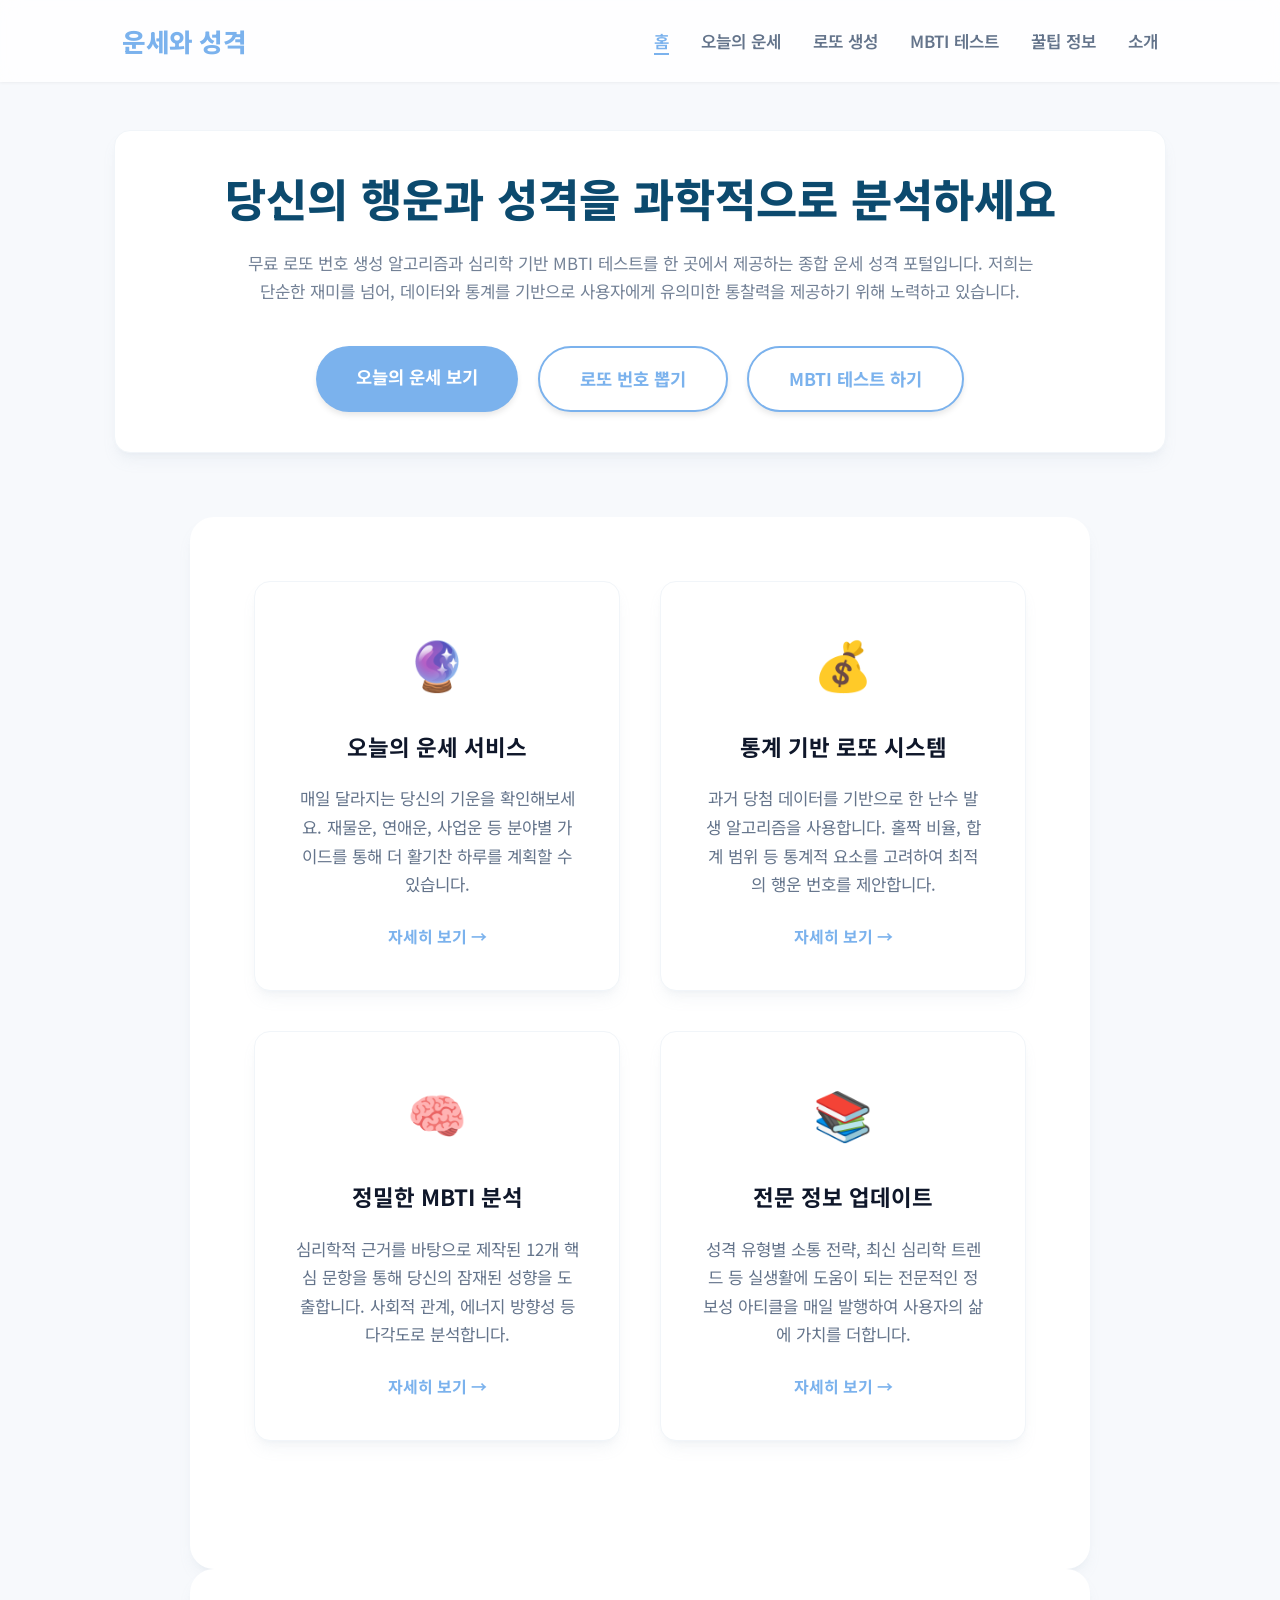
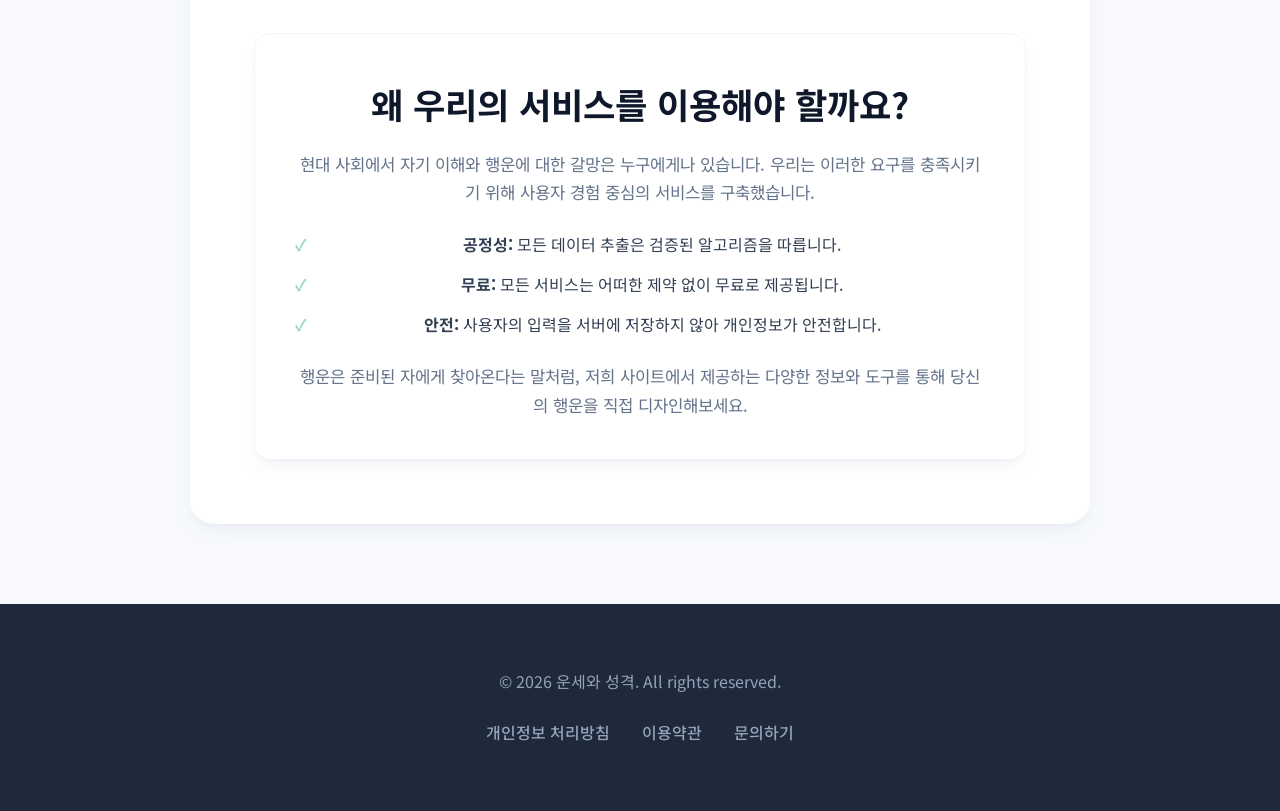
<file: index.html>
<!DOCTYPE html>
<html lang="ko">
<head>
    <meta charset="UTF-8">
    <meta name="viewport" content="width=device-width, initial-scale=1.0">
    <title>운세와 성격 - 행운의 로또 번호와 MBTI 심리 테스트</title>
    <meta name="description" content="무료 로또 번호 생성기, 정밀 MBTI 성격 유형 검사, 오늘의 운세를 한 곳에서 확인하세요. 데이터 기반의 분석과 심리학 이론으로 당신의 일상에 가치를 더합니다.">
    <meta name="keywords" content="로또, 로또번호생성기, MBTI, MBTI테스트, 성격유형검사, 오늘의운세, 별자리운세">
    <link rel="stylesheet" href="style.css">
    <link rel="preconnect" href="https://fonts.googleapis.com">
    <link rel="preconnect" href="https://fonts.gstatic.com" crossorigin>
    <link href="https://fonts.googleapis.com/css2?family=Noto+Sans+KR:wght@300;400;700&display=swap" rel="stylesheet">
    <script async src="https://pagead2.googlesyndication.com/pagead/js/adsbygoogle.js?client=ca-pub-7086281720678002" crossorigin="anonymous"></script>
</head>
<body>
    <header>
        <nav class="nav-container">
            <div class="logo">운세와 성격</div>
            <ul class="nav-links">
                <li><a href="index.html" class="active">홈</a></li>
                <li><a href="fortune.html">오늘의 운세</a></li>
                <li><a href="lotto.html">로또 생성</a></li>
                <li><a href="mbti.html">MBTI 테스트</a></li>
                <li><a href="tips.html">꿀팁 정보</a></li>
                <li><a href="about.html">소개</a></li>
            </ul>
        </nav>
    </header>

    <main>
        <!-- Hero Section -->
        <section class="hero-section">
            <div class="hero card">
                <h1>당신의 행운과 성격을 과학적으로 분석하세요</h1>
                <p>무료 로또 번호 생성 알고리즘과 심리학 기반 MBTI 테스트를 한 곳에서 제공하는 종합 운세 성격 포털입니다. 저희는 단순한 재미를 넘어, 데이터와 통계를 기반으로 사용자에게 유의미한 통찰력을 제공하기 위해 노력하고 있습니다.</p>
                <div class="hero-btns">
                    <a href="fortune.html" class="btn primary">오늘의 운세 보기</a>
                    <a href="lotto.html" class="btn secondary">로또 번호 뽑기</a>
                    <a href="mbti.html" class="btn secondary">MBTI 테스트 하기</a>
                </div>
            </div>
        </section>

        <!-- Features Grid -->
        <section class="container content-section">
            <div class="info-cards">
                <div class="card">
                    <div class="card-icon">🔮</div>
                    <h3>오늘의 운세 서비스</h3>
                    <p>매일 달라지는 당신의 기운을 확인해보세요. 재물운, 연애운, 사업운 등 분야별 가이드를 통해 더 활기찬 하루를 계획할 수 있습니다.</p>
                    <a href="fortune.html" class="card-link">자세히 보기 &rarr;</a>
                </div>
                <div class="card">
                    <div class="card-icon">💰</div>
                    <h3>통계 기반 로또 시스템</h3>
                    <p>과거 당첨 데이터를 기반으로 한 난수 발생 알고리즘을 사용합니다. 홀짝 비율, 합계 범위 등 통계적 요소를 고려하여 최적의 행운 번호를 제안합니다.</p>
                    <a href="lotto.html" class="card-link">자세히 보기 &rarr;</a>
                </div>
                <div class="card">
                    <div class="card-icon">🧠</div>
                    <h3>정밀한 MBTI 분석</h3>
                    <p>심리학적 근거를 바탕으로 제작된 12개 핵심 문항을 통해 당신의 잠재된 성향을 도출합니다. 사회적 관계, 에너지 방향성 등 다각도로 분석합니다.</p>
                    <a href="mbti.html" class="card-link">자세히 보기 &rarr;</a>
                </div>
                <div class="card">
                    <div class="card-icon">📚</div>
                    <h3>전문 정보 업데이트</h3>
                    <p>성격 유형별 소통 전략, 최신 심리학 트렌드 등 실생활에 도움이 되는 전문적인 정보성 아티클을 매일 발행하여 사용자의 삶에 가치를 더합니다.</p>
                    <a href="tips.html" class="card-link">자세히 보기 &rarr;</a>
                </div>
            </div>
        </section>

        <!-- Promotional Content -->
        <section class="container">
            <div class="home-extra-content card">
                <h2>왜 우리의 서비스를 이용해야 할까요?</h2>
                <div class="content-grid">
                    <div class="text-area">
                        <p>현대 사회에서 자기 이해와 행운에 대한 갈망은 누구에게나 있습니다. 우리는 이러한 요구를 충족시키기 위해 사용자 경험 중심의 서비스를 구축했습니다.</p>
                        <ul class="feature-list">
                            <li><strong>공정성:</strong> 모든 데이터 추출은 검증된 알고리즘을 따릅니다.</li>
                            <li><strong>무료:</strong> 모든 서비스는 어떠한 제약 없이 무료로 제공됩니다.</li>
                            <li><strong>안전:</strong> 사용자의 입력을 서버에 저장하지 않아 개인정보가 안전합니다.</li>
                        </ul>
                        <p>행운은 준비된 자에게 찾아온다는 말처럼, 저희 사이트에서 제공하는 다양한 정보와 도구를 통해 당신의 행운을 직접 디자인해보세요.</p>
                    </div>
                </div>
            </div>
        </section>
    </main>

    <footer>
        <div class="footer-content">
            <p>&copy; 2026 운세와 성격. All rights reserved.</p>
            <ul class="footer-links">
                <li><a href="privacy.html">개인정보 처리방침</a></li>
                <li><a href="about.html">이용약관</a></li>
                <li><a href="about.html">문의하기</a></li>
            </ul>
        </div>
    </footer>
</body>
</html>
</file>
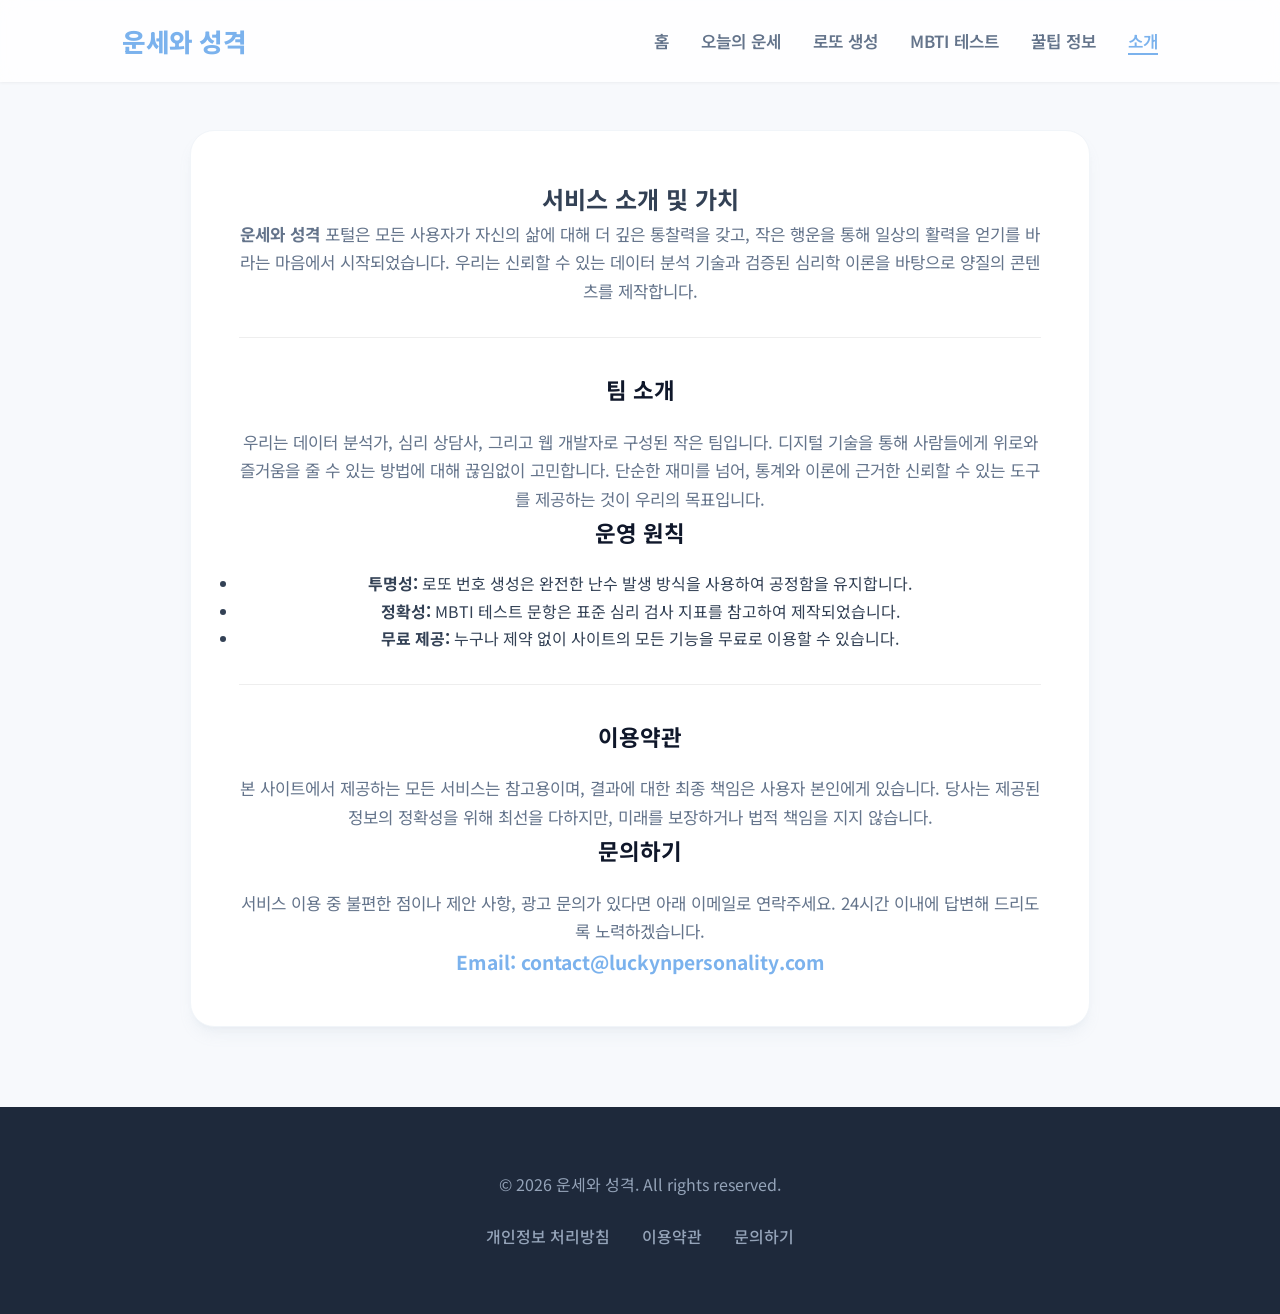
<file: about.html>
<!DOCTYPE html>
<html lang="ko">
<head>
    <meta charset="UTF-8">
    <meta name="viewport" content="width=device-width, initial-scale=1.0">
    <title>서비스 소개 및 이용약관 - 운세와 성격</title>
    <meta name="description" content="운세와 성격 서비스의 비전, 팀 소개 및 이용약관을 안내해 드립니다. 데이터와 심리학을 결합하여 사용자에게 가치 있는 통찰력을 제공합니다.">
    <link rel="stylesheet" href="style.css">
    <link rel="preconnect" href="https://fonts.googleapis.com">
    <link rel="preconnect" href="https://fonts.gstatic.com" crossorigin>
    <link href="https://fonts.googleapis.com/css2?family=Noto+Sans+KR:wght@300;400;700&display=swap" rel="stylesheet">
</head>
<body>
    <header>
        <nav class="nav-container">
            <div class="logo"><a href="index.html" style="text-decoration:none; color:inherit;">운세와 성격</a></div>
            <ul class="nav-links">
                <li><a href="index.html">홈</a></li>
                <li><a href="fortune.html">오늘의 운세</a></li>
                <li><a href="lotto.html">로또 생성</a></li>
                <li><a href="mbti.html">MBTI 테스트</a></li>
                <li><a href="tips.html">꿀팁 정보</a></li>
                <li><a href="about.html" class="active">소개</a></li>
            </ul>
        </nav>
    </header>

    <main>
        <section id="about" class="content-section">
            <div class="container card" style="padding: 3rem;">
                <h1>서비스 소개 및 가치</h1>
                <p><strong>운세와 성격</strong> 포털은 모든 사용자가 자신의 삶에 대해 더 깊은 통찰력을 갖고, 작은 행운을 통해 일상의 활력을 얻기를 바라는 마음에서 시작되었습니다. 우리는 신뢰할 수 있는 데이터 분석 기술과 검증된 심리학 이론을 바탕으로 양질의 콘텐츠를 제작합니다.</p>
                
                <hr style="margin: 2rem 0; border: 0; border-top: 1px solid #eee;">

                <h3>팀 소개</h3>
                <p>우리는 데이터 분석가, 심리 상담사, 그리고 웹 개발자로 구성된 작은 팀입니다. 디지털 기술을 통해 사람들에게 위로와 즐거움을 줄 수 있는 방법에 대해 끊임없이 고민합니다. 단순한 재미를 넘어, 통계와 이론에 근거한 신뢰할 수 있는 도구를 제공하는 것이 우리의 목표입니다.</p>

                <h3>운영 원칙</h3>
                <ul>
                    <li><strong>투명성:</strong> 로또 번호 생성은 완전한 난수 발생 방식을 사용하여 공정함을 유지합니다.</li>
                    <li><strong>정확성:</strong> MBTI 테스트 문항은 표준 심리 검사 지표를 참고하여 제작되었습니다.</li>
                    <li><strong>무료 제공:</strong> 누구나 제약 없이 사이트의 모든 기능을 무료로 이용할 수 있습니다.</li>
                </ul>

                <hr style="margin: 2rem 0; border: 0; border-top: 1px solid #eee;">

                <h3>이용약관</h3>
                <p>본 사이트에서 제공하는 모든 서비스는 참고용이며, 결과에 대한 최종 책임은 사용자 본인에게 있습니다. 당사는 제공된 정보의 정확성을 위해 최선을 다하지만, 미래를 보장하거나 법적 책임을 지지 않습니다.</p>

                <h3>문의하기</h3>
                <p>서비스 이용 중 불편한 점이나 제안 사항, 광고 문의가 있다면 아래 이메일로 연락주세요. 24시간 이내에 답변해 드리도록 노력하겠습니다.</p>
                <p style="font-weight: bold; color: var(--primary-color); font-size: 1.2rem;">Email: contact@luckynpersonality.com</p>
            </div>
        </section>
    </main>

    <footer>
        <div class="footer-content">
            <p>&copy; 2026 운세와 성격. All rights reserved.</p>
            <ul class="footer-links">
                <li><a href="privacy.html">개인정보 처리방침</a></li>
                <li><a href="about.html">이용약관</a></li>
                <li><a href="about.html">문의하기</a></li>
            </ul>
        </div>
    </footer>
</body>
</html>
</file>
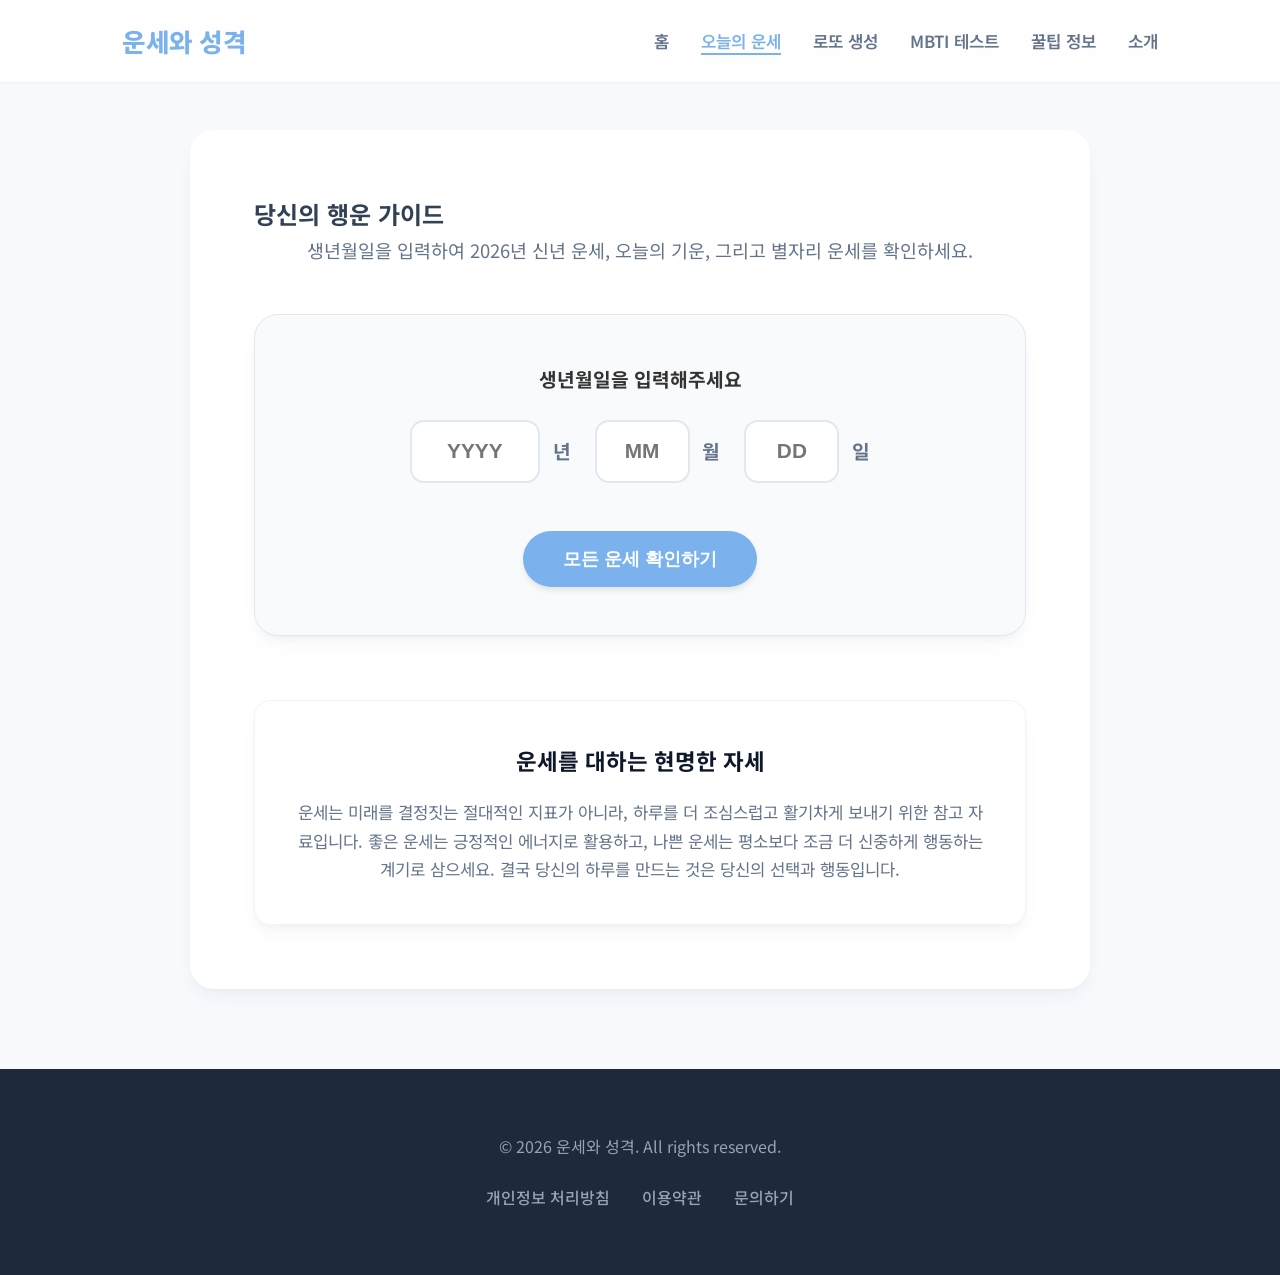
<file: fortune.html>
<!DOCTYPE html>
<html lang="ko">
<head>
    <meta charset="UTF-8">
    <meta name="viewport" content="width=device-width, initial-scale=1.0">
    <title>2026년 오늘의 운세 및 별자리 운세 - 운세와 성격</title>
    <meta name="description" content="생년월일 기반의 오늘의 운세, 2026년 병오년 신년 운세, 그리고 별자리 운세를 무료로 확인하세요. 당신의 행운을 가이드해 드립니다.">
    <link rel="stylesheet" href="style.css">
    <link rel="preconnect" href="https://fonts.googleapis.com">
    <link rel="preconnect" href="https://fonts.gstatic.com" crossorigin>
    <link href="https://fonts.googleapis.com/css2?family=Noto+Sans+KR:wght@300;400;700&display=swap" rel="stylesheet">
    <script async src="https://pagead2.googlesyndication.com/pagead/js/adsbygoogle.js?client=ca-pub-7086281720678002" crossorigin="anonymous"></script>
</head>
<body>
    <header>
        <nav class="nav-container">
            <div class="logo"><a href="index.html" style="text-decoration:none; color:inherit;">운세와 성격</a></div>
            <ul class="nav-links">
                <li><a href="index.html">홈</a></li>
                <li><a href="fortune.html" class="active">오늘의 운세</a></li>
                <li><a href="lotto.html">로또 생성</a></li>
                <li><a href="mbti.html">MBTI 테스트</a></li>
                <li><a href="tips.html">꿀팁 정보</a></li>
                <li><a href="about.html">소개</a></li>
            </ul>
        </nav>
    </header>

    <main>
        <section id="fortune" class="content-section">
            <div class="container">
                <h1>당신의 행운 가이드</h1>
                <p class="section-desc">생년월일을 입력하여 2026년 신년 운세, 오늘의 기운, 그리고 별자리 운세를 확인하세요.</p>
                
                <div class="fortune-input-group card">
                    <label style="display: block; margin-bottom: 1.5rem; font-weight: bold; color: #333; font-size: 1.2rem;">생년월일을 입력해주세요</label>
                    <div class="birth-inputs-container">
                        <div class="input-field">
                            <input type="text" id="birth-year" placeholder="YYYY" maxlength="4" inputmode="numeric">
                            <span>년</span>
                        </div>
                        <div class="input-field">
                            <input type="text" id="birth-month" placeholder="MM" maxlength="2" inputmode="numeric">
                            <span>월</span>
                        </div>
                        <div class="input-field">
                            <input type="text" id="birth-day" placeholder="DD" maxlength="2" inputmode="numeric">
                            <span>일</span>
                        </div>
                    </div>
                    <button id="get-fortune-btn" class="btn primary large">모든 운세 확인하기</button>
                </div>

                <div id="fortune-tabs" class="tabs-container" style="display: none; margin-top: 2rem;">
                    <div class="tabs-header">
                        <button class="tab-btn active" data-tab="daily-tab">오늘의 운세</button>
                        <button class="tab-btn" data-tab="yearly-tab">2026년 운세</button>
                        <button class="tab-btn" data-tab="zodiac-tab">별자리 운세</button>
                    </div>

                    <div class="tab-content active" id="daily-tab">
                        <h2 class="tab-section-title">🔮 오늘의 운세</h2>
                        <div class="fortune-card">
                            <h3 id="fortune-title">오늘의 총운</h3>
                            <p id="fortune-text" class="fortune-main-text"></p>
                            <div class="fortune-scores">
                                <div class="score-item">
                                    <span>재물운</span>
                                    <span id="money-score" class="stars"></span>
                                </div>
                                <div class="score-item">
                                    <span>연애운</span>
                                    <span id="love-score" class="stars"></span>
                                </div>
                                <div class="score-item">
                                    <span>사업운</span>
                                    <span id="work-score" class="stars"></span>
                                </div>
                                <div class="score-item">
                                    <span>건강운</span>
                                    <span id="health-score" class="stars"></span>
                                </div>
                            </div>
                            <div class="lucky-items">
                                <div class="item"><strong>행운의 색:</strong> <span id="lucky-color"></span></div>
                                <div class="item"><strong>행운의 숫자:</strong> <span id="lucky-number"></span></div>
                                <div class="item"><strong>행운의 장소:</strong> <span id="lucky-place"></span></div>
                            </div>
                        </div>
                    </div>

                    <div class="tab-content" id="yearly-tab">
                        <h2 class="tab-section-title">📅 2026년 병오년(丙午年) 운세</h2>
                        <div class="fortune-card">
                            <h3 id="yearly-title">병오년 총운</h3>
                            <div id="yearly-animal-info" class="animal-info"></div>
                            <p id="yearly-text" class="fortune-main-text"></p>
                            <div class="yearly-details">
                                <div class="detail-box money">
                                    <h4>💰 재물/사업 지침</h4>
                                    <p id="yearly-money-text"></p>
                                </div>
                                <div class="detail-box love">
                                    <h4>❤️ 연애/인간관계</h4>
                                    <p id="yearly-love-text"></p>
                                </div>
                            </div>
                        </div>
                    </div>

                    <div class="tab-content" id="zodiac-tab">
                        <h2 class="tab-section-title">✨ 별자리 운세</h2>
                        <div class="fortune-card">
                            <div class="zodiac-header">
                                <span id="zodiac-icon" style="font-size: 3rem;"></span>
                                <h3 id="zodiac-name"></h3>
                            </div>
                            <p id="zodiac-text" class="fortune-main-text"></p>
                            <div class="zodiac-advice">
                                <h4>✨ 행운의 조언</h4>
                                <p id="zodiac-advice-text"></p>
                            </div>
                        </div>
                    </div>
                </div>

                <div class="fortune-info card">
                    <h3>운세를 대하는 현명한 자세</h3>
                    <p>운세는 미래를 결정짓는 절대적인 지표가 아니라, 하루를 더 조심스럽고 활기차게 보내기 위한 참고 자료입니다. 좋은 운세는 긍정적인 에너지로 활용하고, 나쁜 운세는 평소보다 조금 더 신중하게 행동하는 계기로 삼으세요. 결국 당신의 하루를 만드는 것은 당신의 선택과 행동입니다.</p>
                </div>
            </div>
        </section>
    </main>

    <footer>
        <div class="footer-content">
            <p>&copy; 2026 운세와 성격. All rights reserved.</p>
            <ul class="footer-links">
                <li><a href="privacy.html">개인정보 처리방침</a></li>
                <li><a href="about.html">이용약관</a></li>
                <li><a href="about.html">문의하기</a></li>
            </ul>
        </div>
    </footer>

    <script src="main.js"></script>
</body>
</html>
</file>
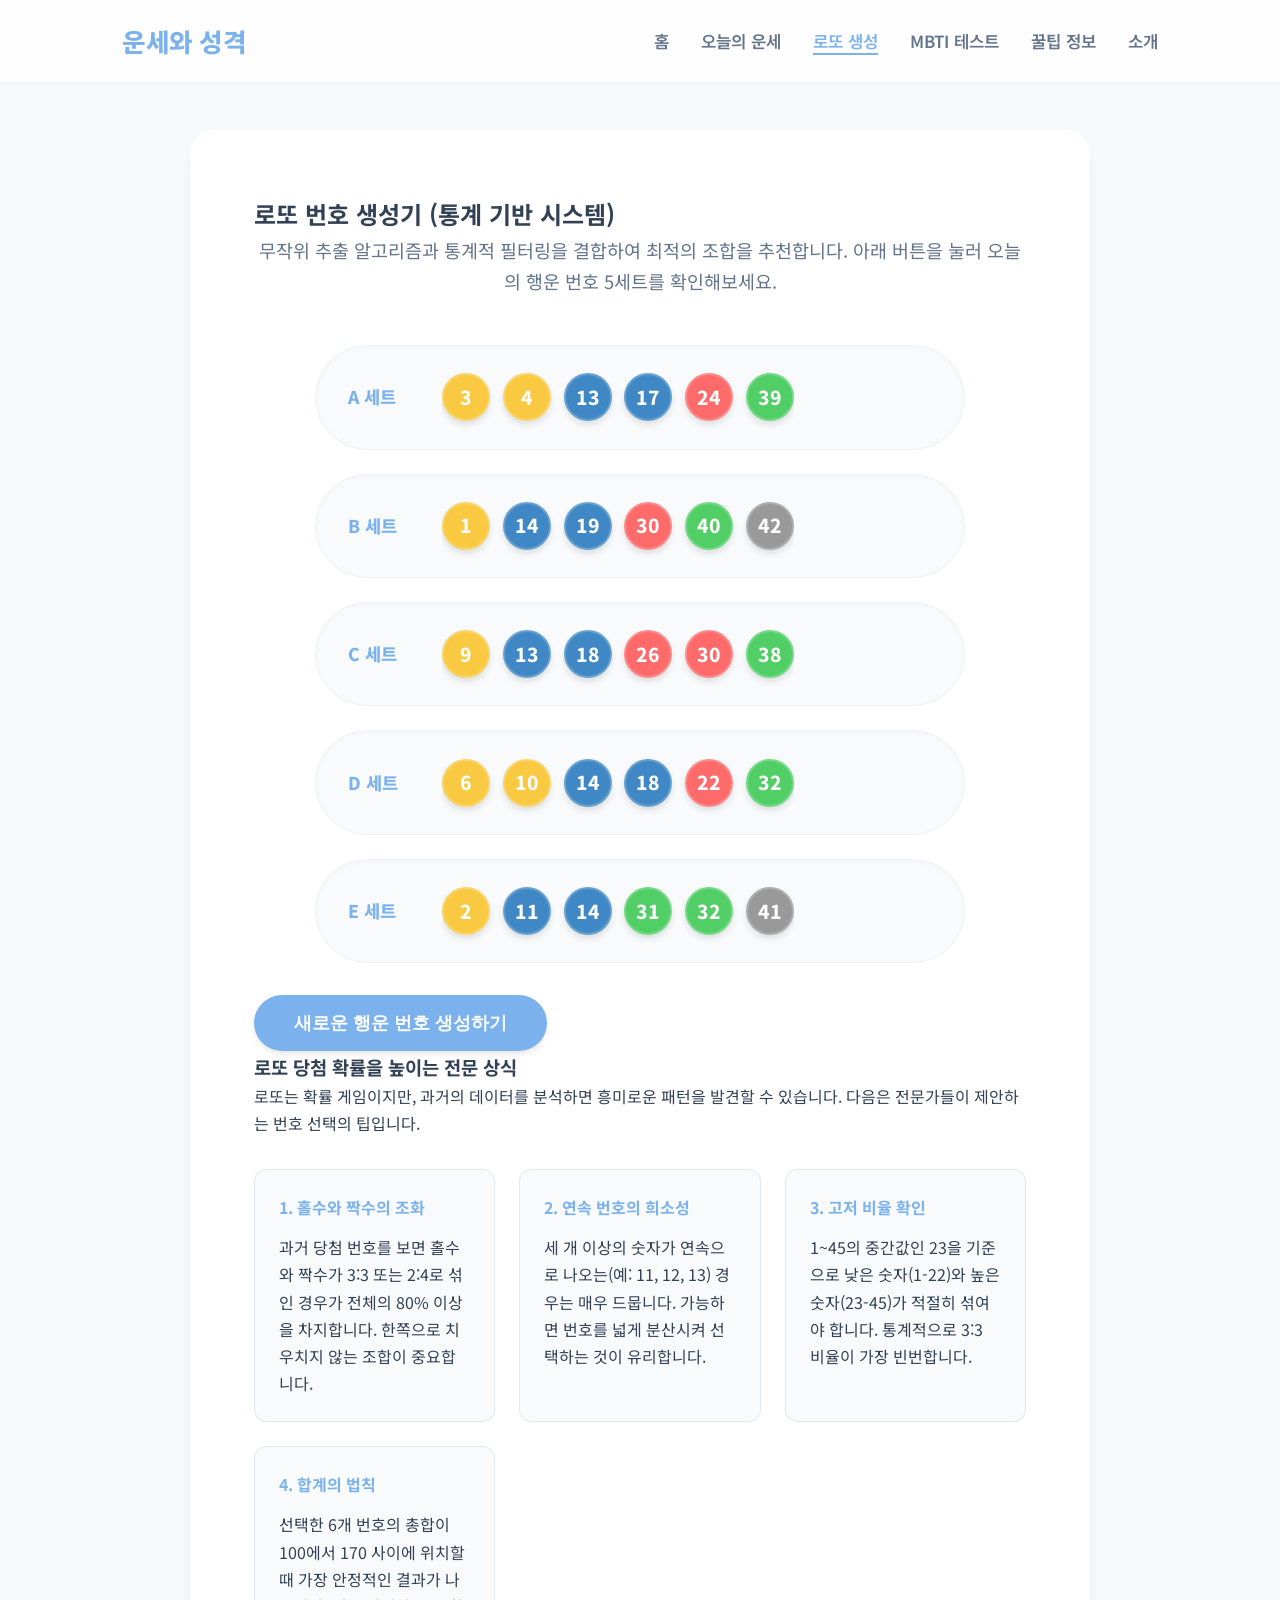
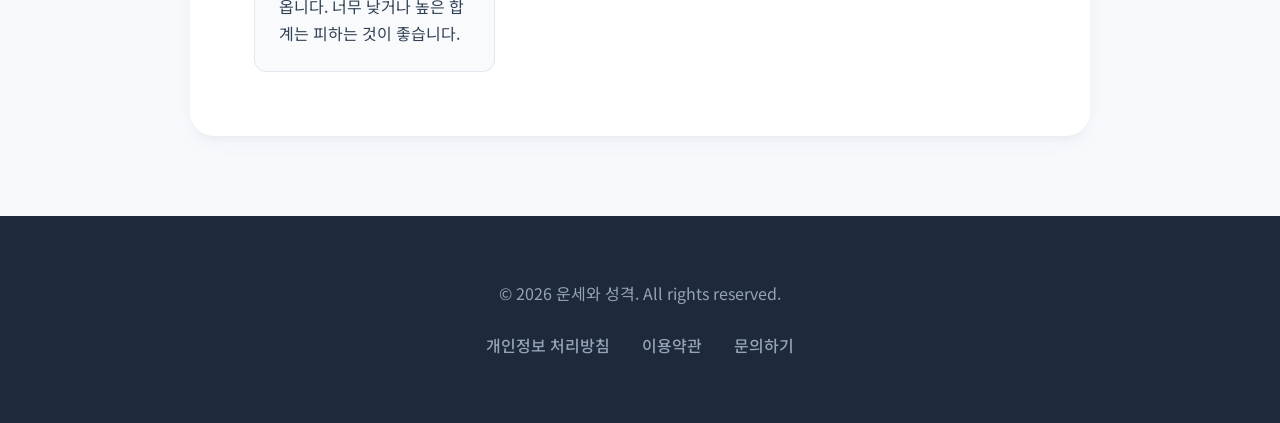
<file: lotto.html>
<!DOCTYPE html>
<html lang="ko">
<head>
    <meta charset="UTF-8">
    <meta name="viewport" content="width=device-width, initial-scale=1.0">
    <title>통계 기반 로또 번호 생성기 - 운세와 성격</title>
    <meta name="description" content="과거 당첨 데이터를 분석한 통계적 알고리즘으로 이번 주 로또 행운 번호를 생성하세요. 홀짝 비율, 합계 범위 등 과학적 접근을 제공합니다.">
    <link rel="stylesheet" href="style.css">
    <link rel="preconnect" href="https://fonts.googleapis.com">
    <link rel="preconnect" href="https://fonts.gstatic.com" crossorigin>
    <link href="https://fonts.googleapis.com/css2?family=Noto+Sans+KR:wght@300;400;700&display=swap" rel="stylesheet">
    <script async src="https://pagead2.googlesyndication.com/pagead/js/adsbygoogle.js?client=ca-pub-7086281720678002" crossorigin="anonymous"></script>
</head>
<body>
    <header>
        <nav class="nav-container">
            <div class="logo"><a href="index.html" style="text-decoration:none; color:inherit;">운세와 성격</a></div>
            <ul class="nav-links">
                <li><a href="index.html">홈</a></li>
                <li><a href="fortune.html">오늘의 운세</a></li>
                <li><a href="lotto.html" class="active">로또 생성</a></li>
                <li><a href="mbti.html">MBTI 테스트</a></li>
                <li><a href="tips.html">꿀팁 정보</a></li>
                <li><a href="about.html">소개</a></li>
            </ul>
        </nav>
    </header>

    <main>
        <section id="lotto" class="content-section">
            <div class="container">
                <h1>로또 번호 생성기 (통계 기반 시스템)</h1>
                <p class="section-desc">무작위 추출 알고리즘과 통계적 필터링을 결합하여 최적의 조합을 추천합니다. 아래 버튼을 눌러 오늘의 행운 번호 5세트를 확인해보세요.</p>
                
                <div class="lotto-action-area">
                    <div class="numbers-container"></div>
                    <button id="generate-btn" class="btn primary large">새로운 행운 번호 생성하기</button>
                </div>

                <div class="lotto-info">
                    <h3>로또 당첨 확률을 높이는 전문 상식</h3>
                    <p>로또는 확률 게임이지만, 과거의 데이터를 분석하면 흥미로운 패턴을 발견할 수 있습니다. 다음은 전문가들이 제안하는 번호 선택의 팁입니다.</p>
                    <div class="tip-grid">
                        <div class="tip-item">
                            <h4>1. 홀수와 짝수의 조화</h4>
                            <p>과거 당첨 번호를 보면 홀수와 짝수가 3:3 또는 2:4로 섞인 경우가 전체의 80% 이상을 차지합니다. 한쪽으로 치우치지 않는 조합이 중요합니다.</p>
                        </div>
                        <div class="tip-item">
                            <h4>2. 연속 번호의 희소성</h4>
                            <p>세 개 이상의 숫자가 연속으로 나오는(예: 11, 12, 13) 경우는 매우 드뭅니다. 가능하면 번호를 넓게 분산시켜 선택하는 것이 유리합니다.</p>
                        </div>
                        <div class="tip-item">
                            <h4>3. 고저 비율 확인</h4>
                            <p>1~45의 중간값인 23을 기준으로 낮은 숫자(1-22)와 높은 숫자(23-45)가 적절히 섞여야 합니다. 통계적으로 3:3 비율이 가장 빈번합니다.</p>
                        </div>
                        <div class="tip-item">
                            <h4>4. 합계의 법칙</h4>
                            <p>선택한 6개 번호의 총합이 100에서 170 사이에 위치할 때 가장 안정적인 결과가 나옵니다. 너무 낮거나 높은 합계는 피하는 것이 좋습니다.</p>
                        </div>
                    </div>
                </div>
            </div>
        </section>
    </main>

    <footer>
        <div class="footer-content">
            <p>&copy; 2026 운세와 성격. All rights reserved.</p>
            <ul class="footer-links">
                <li><a href="privacy.html">개인정보 처리방침</a></li>
                <li><a href="about.html">이용약관</a></li>
                <li><a href="about.html">문의하기</a></li>
            </ul>
        </div>
    </footer>

    <script src="main.js"></script>
</body>
</html>
</file>
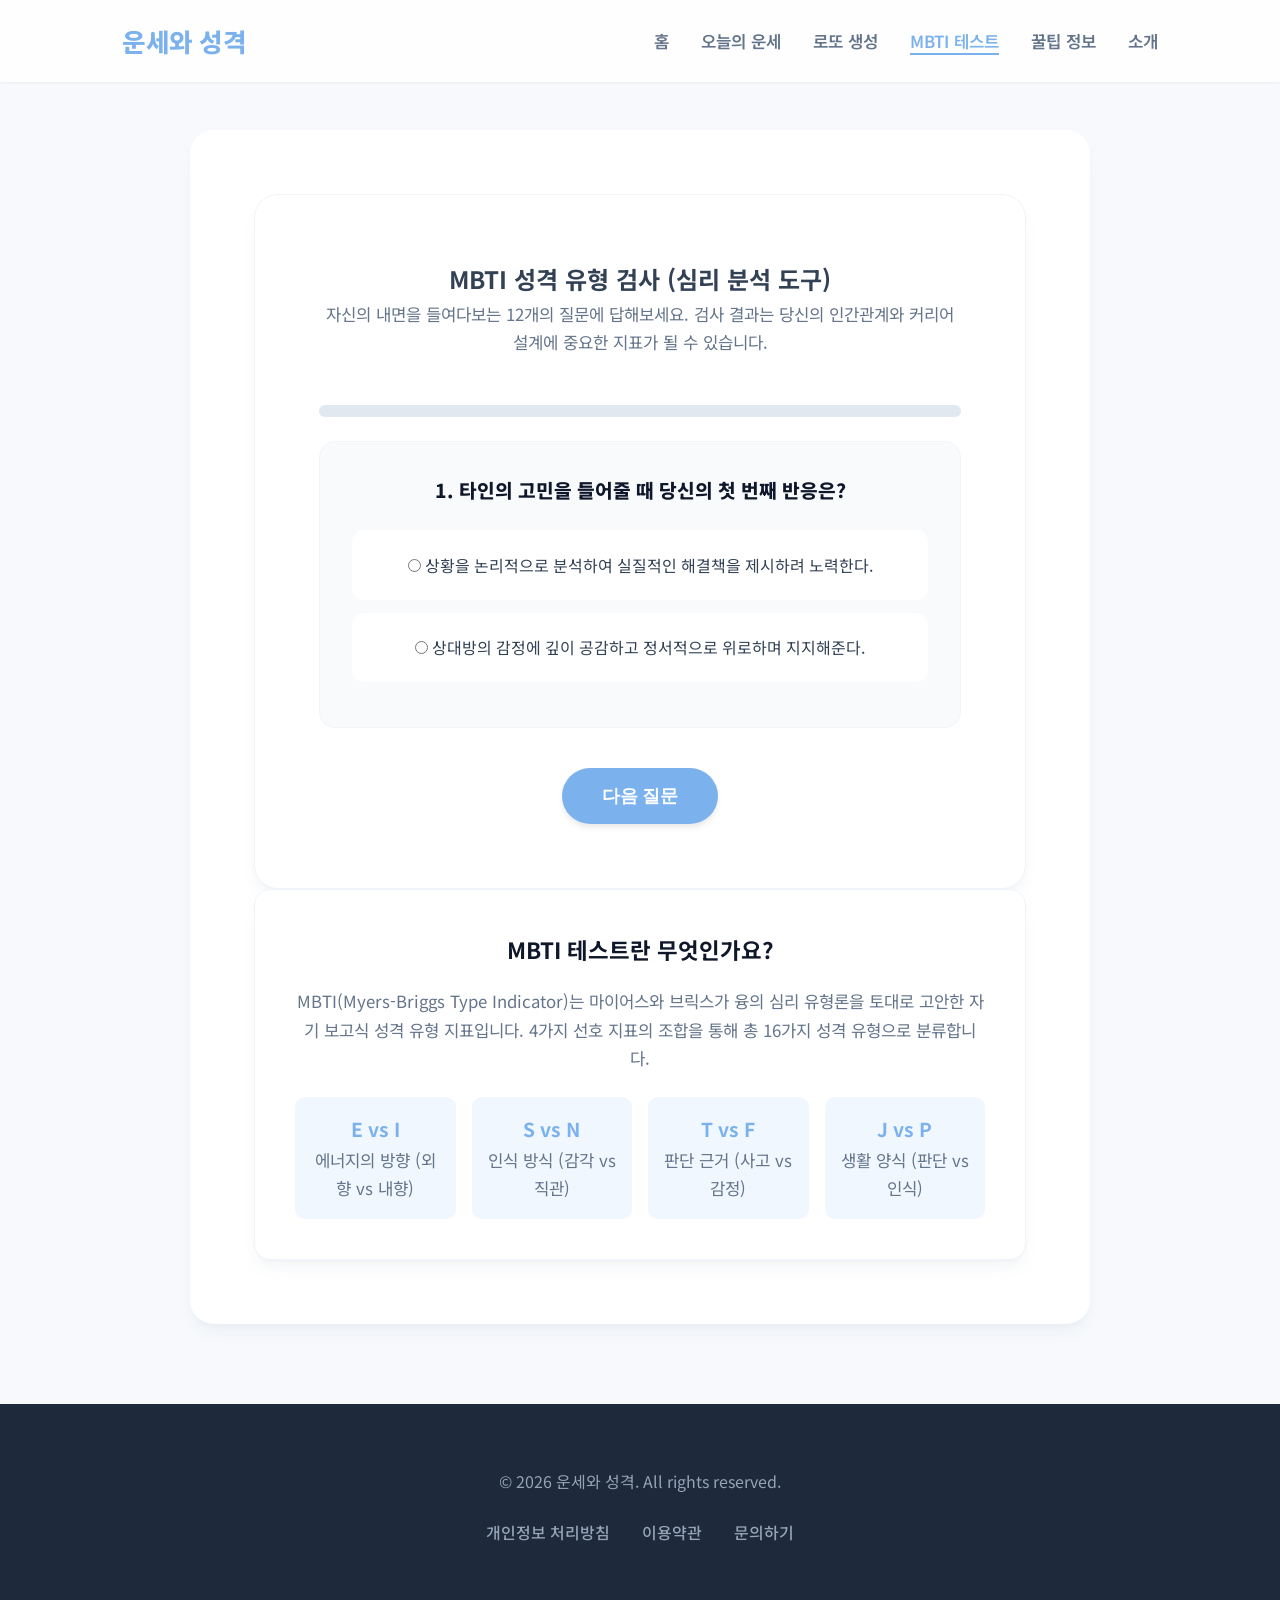
<file: mbti.html>
<!DOCTYPE html>
<html lang="ko">
<head>
    <meta charset="UTF-8">
    <meta name="viewport" content="width=device-width, initial-scale=1.0">
    <title>정밀 MBTI 성격 유형 검사 - 운세와 성격</title>
    <meta name="description" content="심리학 기반의 12개 핵심 문항을 통해 당신의 MBTI 성격 유형을 무료로 분석하세요. 상세한 성격 설명과 맞춤형 조언을 제공합니다.">
    <link rel="stylesheet" href="style.css">
    <link rel="preconnect" href="https://fonts.googleapis.com">
    <link rel="preconnect" href="https://fonts.gstatic.com" crossorigin>
    <link href="https://fonts.googleapis.com/css2?family=Noto+Sans+KR:wght@300;400;700&display=swap" rel="stylesheet">
    <script async src="https://pagead2.googlesyndication.com/pagead/js/adsbygoogle.js?client=ca-pub-7086281720678002" crossorigin="anonymous"></script>
</head>
<body>
    <header>
        <nav class="nav-container">
            <div class="logo"><a href="index.html" style="text-decoration:none; color:inherit;">운세와 성격</a></div>
            <ul class="nav-links">
                <li><a href="index.html">홈</a></li>
                <li><a href="fortune.html">오늘의 운세</a></li>
                <li><a href="lotto.html">로또 생성</a></li>
                <li><a href="mbti.html" class="active">MBTI 테스트</a></li>
                <li><a href="tips.html">꿀팁 정보</a></li>
                <li><a href="about.html">소개</a></li>
            </ul>
        </nav>
    </header>

    <main>
        <section id="mbti" class="content-section">
            <div class="container">
                <div class="mbti-container card">
                    <h1>MBTI 성격 유형 검사 (심리 분석 도구)</h1>
                    <p class="section-desc">자신의 내면을 들여다보는 12개의 질문에 답해보세요. 검사 결과는 당신의 인간관계와 커리어 설계에 중요한 지표가 될 수 있습니다.</p>
                    
                    <!-- Progress Bar -->
                    <div class="mbti-progress-container">
                        <div class="mbti-progress-bar" id="mbti-progress"></div>
                        <span id="mbti-progress-text">진행도: 0%</span>
                    </div>

                    <div id="mbti-questions-container">
                        <div id="mbti-questions">
                            <!-- Questions are dynamically loaded from main.js or kept here for SEO -->
                            <div class="question active" data-q="1">
                                <p>1. 새로운 환경에서 처음 만나는 사람들과 대화할 때 당신의 태도는?</p>
                                <label><input type="radio" name="q1" value="E"> 적극적으로 먼저 다가가 대화를 주도하고 에너지를 얻는다.</label>
                                <label><input type="radio" name="q1" value="I"> 상대방이 먼저 다가오기를 기다리며 관찰하는 편이다.</label>
                            </div>
                            <div class="question" data-q="2">
                                <p>2. 주말이나 휴일에 에너지를 충전하는 가장 선호하는 방식은?</p>
                                <label><input type="radio" name="q2" value="E"> 밖으로 나가 친구들을 만나거나 활발한 야외 활동을 즐긴다.</label>
                                <label><input type="radio" name="q2" value="I"> 집에서 조용히 독서, 영화 감상 등 혼자만의 시간을 가진다.</label>
                            </div>
                            <div class="question" data-q="3">
                                <p>3. 스트레스가 많은 한 주를 보낸 후 당신이 선택하는 방법은?</p>
                                <label><input type="radio" name="q3" value="E"> 시끌벅적한 모임에 참석하여 수다를 떨며 스트레스를 해소한다.</label>
                                <label><input type="radio" name="q3" value="I"> 차분한 음악을 듣거나 일기를 쓰며 생각을 정리한다.</label>
                            </div>
                            <div class="question" data-q="4">
                                <p>4. 정보를 습득할 때 당신이 더 신뢰하는 것은?</p>
                                <label><input type="radio" name="q4" value="S"> 오감을 통해 직접 경험하고 확인한 구체적인 사실과 데이터.</label>
                                <label><input type="radio" name="q4" value="N"> 육감이나 직관, 그리고 보이지 않는 가능성과 아이디어.</label>
                            </div>
                            <div class="question" data-q="5">
                                <p>5. 업무를 수행할 때 당신의 스타일은?</p>
                                <label><input type="radio" name="q5" value="S"> 이미 검증된 매뉴얼과 효율적인 기존 방식을 성실히 따른다.</label>
                                <label><input type="radio" name="q5" value="N"> 창의적인 대안을 제시하고 새로운 시스템을 만드는 것을 즐긴다.</label>
                            </div>
                            <div class="question" data-q="6">
                                <p>6. 미래에 대한 계획을 세울 때 당신의 접근 방식은?</p>
                                <label><input type="radio" name="q6" value="S"> 현실적으로 실현 가능한 목표와 구체적인 실행 단계에 집중한다.</label>
                                <label><input type="radio" name="q6" value="N"> 10년 뒤의 원대한 비전과 추상적인 꿈에 대해 상상하며 즐거워한다.</label>
                            </div>
                            <div class="question" data-q="7">
                                <p>7. 타인의 고민을 들어줄 때 당신의 첫 번째 반응은?</p>
                                <label><input type="radio" name="q7" value="T"> 상황을 논리적으로 분석하여 실질적인 해결책을 제시하려 노력한다.</label>
                                <label><input type="radio" name="q7" value="F"> 상대방의 감정에 깊이 공감하고 정서적으로 위로하며 지지해준다.</label>
                            </div>
                            <div class="question" data-q="8">
                                <p>8. 중요한 결정을 내려야 할 때 당신의 판단 기준은?</p>
                                <label><input type="radio" name="q8" value="T"> 객관적인 원칙과 논리, 그리고 인과관계에 따른 합리성.</label>
                                <label><input type="radio" name="q8" value="F"> 주변 사람들에게 미칠 영향과 조화로운 인간관계 유지.</label>
                            </div>
                            <div class="question" data-q="9">
                                <p>9. 정직함과 친절함 중 하나를 선택해야 한다면?</p>
                                <label><input type="radio" name="q9" value="T"> 다소 상처가 되더라도 진실을 말하는 것이 옳다고 믿는다.</label>
                                <label><input type="radio" name="q9" value="F"> 진실보다 상대방의 기분을 배려하는 따뜻한 말 한마디가 중요하다.</label>
                            </div>
                            <div class="question" data-q="10">
                                <p>10. 여행 일정을 짤 때 당신이 선호하는 방식은?</p>
                                <label><input type="radio" name="q10" value="J"> 시간 단위로 상세한 계획을 세우고 예약 사항을 철저히 확인한다.</label>
                                <label><input type="radio" name="q10" value="P"> 큰 틀만 정해두고 현지 기분이나 상황에 따라 즉흥적으로 움직인다.</label>
                            </div>
                            <div class="question" data-q="11">
                                <p>11. 책상 정리나 방 청소에 대한 당신의 습관은?</p>
                                <label><input type="radio" name="q11" value="J"> 모든 물건이 제자리에 있어야 마음이 편하고 항상 정리된 상태를 유지한다.</label>
                                <label><input type="radio" name="q11" value="P"> 다소 어질러져 있어도 어디에 무엇이 있는지 알고 있으며 크게 신경 쓰지 않는다.</label>
                            </div>
                            <div class="question" data-q="12">
                                <p>12. 과제를 수행하거나 일을 끝마칠 때 당신의 태도는?</p>
                                <label><input type="radio" name="q12" value="J"> 마감 기한보다 훨씬 일찍 서둘러서 끝내고 마음 편히 쉰다.</label>
                                <label><input type="radio" name="q12" value="P"> 마지막 순간에 집중력이 발휘되는 편이며 마감 직전에 일을 마친다.</label>
                            </div>
                        </div>
                    </div>
                    <div class="mbti-navigation-btns">
                        <button id="mbti-prev-btn" class="btn secondary" style="display: none;">이전 질문</button>
                        <button id="mbti-next-btn" class="btn primary" style="display: none;">다음 질문</button>
                        <button id="mbti-submit-btn" class="btn primary" style="display: none;">나의 성격 유형 분석하기</button>
                    </div>
                    <div id="mbti-result"></div>
                </div>

                <div class="mbti-info-section card">
                    <h3>MBTI 테스트란 무엇인가요?</h3>
                    <p>MBTI(Myers-Briggs Type Indicator)는 마이어스와 브릭스가 융의 심리 유형론을 토대로 고안한 자기 보고식 성격 유형 지표입니다. 4가지 선호 지표의 조합을 통해 총 16가지 성격 유형으로 분류합니다.</p>
                    <div class="mbti-grid">
                        <div class="mbti-grid-item">
                            <strong>E vs I</strong>
                            <p>에너지의 방향 (외향 vs 내향)</p>
                        </div>
                        <div class="mbti-grid-item">
                            <strong>S vs N</strong>
                            <p>인식 방식 (감각 vs 직관)</p>
                        </div>
                        <div class="mbti-grid-item">
                            <strong>T vs F</strong>
                            <p>판단 근거 (사고 vs 감정)</p>
                        </div>
                        <div class="mbti-grid-item">
                            <strong>J vs P</strong>
                            <p>생활 양식 (판단 vs 인식)</p>
                        </div>
                    </div>
                </div>
            </div>
        </section>
    </main>

    <footer>
        <div class="footer-content">
            <p>&copy; 2026 운세와 성격. All rights reserved.</p>
            <ul class="footer-links">
                <li><a href="privacy.html">개인정보 처리방침</a></li>
                <li><a href="about.html">이용약관</a></li>
                <li><a href="about.html">문의하기</a></li>
            </ul>
        </div>
    </footer>

    <script src="main.js"></script>
</body>
</html>
</file>
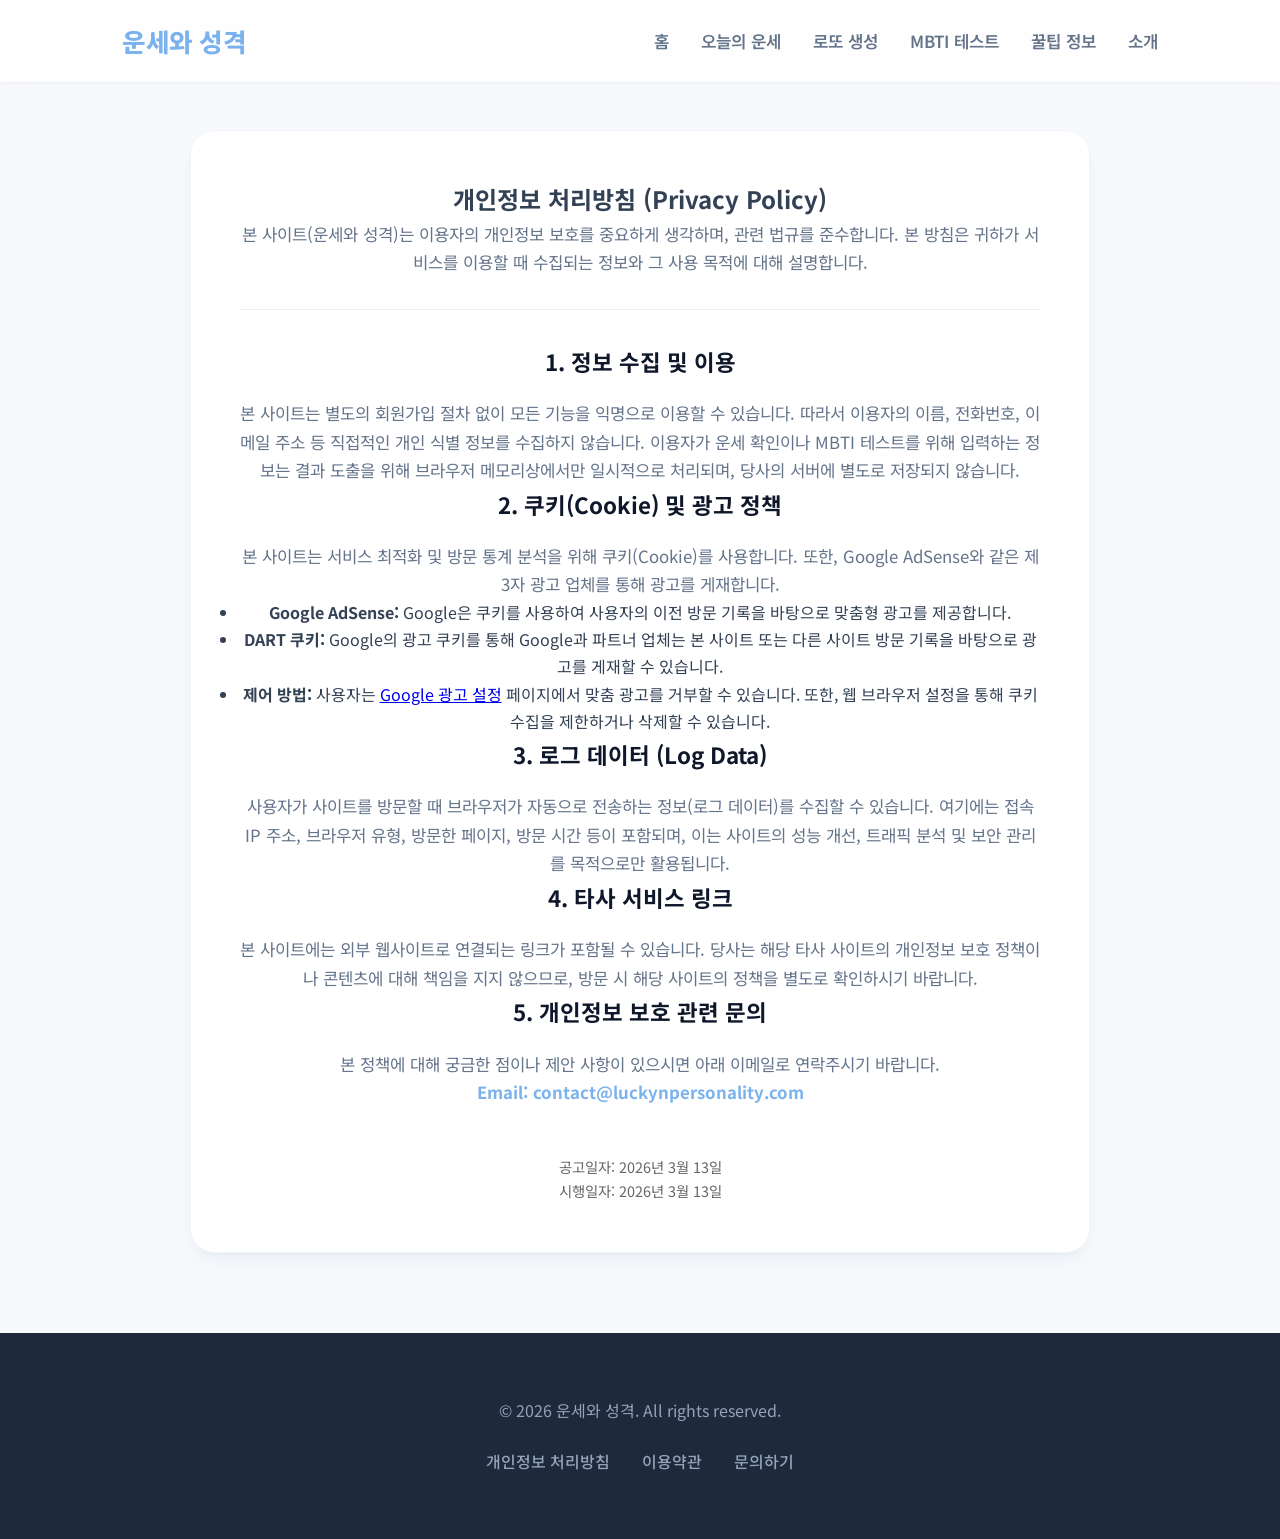
<file: privacy.html>
<!DOCTYPE html>
<html lang="ko">
<head>
    <meta charset="UTF-8">
    <meta name="viewport" content="width=device-width, initial-scale=1.0">
    <title>개인정보 처리방침 - 운세와 성격</title>
    <meta name="description" content="운세와 성격 사이트의 개인정보 수집 및 이용 정책을 안내합니다. 이용자의 권리 보호와 투명한 정보 처리를 최우선으로 합니다.">
    <link rel="stylesheet" href="style.css">
    <link rel="preconnect" href="https://fonts.googleapis.com">
    <link rel="preconnect" href="https://fonts.gstatic.com" crossorigin>
    <link href="https://fonts.googleapis.com/css2?family=Noto+Sans+KR:wght@300;400;700&display=swap" rel="stylesheet">
</head>
<body>
    <header>
        <nav class="nav-container">
            <div class="logo"><a href="index.html" style="text-decoration:none; color:inherit;">운세와 성격</a></div>
            <ul class="nav-links">
                <li><a href="index.html">홈</a></li>
                <li><a href="fortune.html">오늘의 운세</a></li>
                <li><a href="lotto.html">로또 생성</a></li>
                <li><a href="mbti.html">MBTI 테스트</a></li>
                <li><a href="tips.html">꿀팁 정보</a></li>
                <li><a href="about.html">소개</a></li>
            </ul>
        </nav>
    </header>

    <main>
        <section id="privacy" class="content-section">
            <div class="container card" style="padding: 3rem;">
                <h1>개인정보 처리방침 (Privacy Policy)</h1>
                <p>본 사이트(운세와 성격)는 이용자의 개인정보 보호를 중요하게 생각하며, 관련 법규를 준수합니다. 본 방침은 귀하가 서비스를 이용할 때 수집되는 정보와 그 사용 목적에 대해 설명합니다.</p>
                
                <hr style="margin: 2rem 0; border: 0; border-top: 1px solid #eee;">

                <h3>1. 정보 수집 및 이용</h3>
                <p>본 사이트는 별도의 회원가입 절차 없이 모든 기능을 익명으로 이용할 수 있습니다. 따라서 이용자의 이름, 전화번호, 이메일 주소 등 직접적인 개인 식별 정보를 수집하지 않습니다. 이용자가 운세 확인이나 MBTI 테스트를 위해 입력하는 정보는 결과 도출을 위해 브라우저 메모리상에서만 일시적으로 처리되며, 당사의 서버에 별도로 저장되지 않습니다.</p>

                <h3>2. 쿠키(Cookie) 및 광고 정책</h3>
                <p>본 사이트는 서비스 최적화 및 방문 통계 분석을 위해 쿠키(Cookie)를 사용합니다. 또한, Google AdSense와 같은 제3자 광고 업체를 통해 광고를 게재합니다.</p>
                <ul>
                    <li><strong>Google AdSense:</strong> Google은 쿠키를 사용하여 사용자의 이전 방문 기록을 바탕으로 맞춤형 광고를 제공합니다.</li>
                    <li><strong>DART 쿠키:</strong> Google의 광고 쿠키를 통해 Google과 파트너 업체는 본 사이트 또는 다른 사이트 방문 기록을 바탕으로 광고를 게재할 수 있습니다.</li>
                    <li><strong>제어 방법:</strong> 사용자는 <a href="https://adssettings.google.com/" target="_blank">Google 광고 설정</a> 페이지에서 맞춤 광고를 거부할 수 있습니다. 또한, 웹 브라우저 설정을 통해 쿠키 수집을 제한하거나 삭제할 수 있습니다.</li>
                </ul>

                <h3>3. 로그 데이터 (Log Data)</h3>
                <p>사용자가 사이트를 방문할 때 브라우저가 자동으로 전송하는 정보(로그 데이터)를 수집할 수 있습니다. 여기에는 접속 IP 주소, 브라우저 유형, 방문한 페이지, 방문 시간 등이 포함되며, 이는 사이트의 성능 개선, 트래픽 분석 및 보안 관리를 목적으로만 활용됩니다.</p>

                <h3>4. 타사 서비스 링크</h3>
                <p>본 사이트에는 외부 웹사이트로 연결되는 링크가 포함될 수 있습니다. 당사는 해당 타사 사이트의 개인정보 보호 정책이나 콘텐츠에 대해 책임을 지지 않으므로, 방문 시 해당 사이트의 정책을 별도로 확인하시기 바랍니다.</p>

                <h3>5. 개인정보 보호 관련 문의</h3>
                <p>본 정책에 대해 궁금한 점이나 제안 사항이 있으시면 아래 이메일로 연락주시기 바랍니다.</p>
                <p style="font-weight: bold; color: var(--primary-color);">Email: contact@luckynpersonality.com</p>

                <p style="margin-top: 3rem; font-size: 0.9rem; color: #666;">
                    공고일자: 2026년 3월 13일<br>
                    시행일자: 2026년 3월 13일
                </p>
            </div>
        </section>
    </main>

    <footer>
        <div class="footer-content">
            <p>&copy; 2026 운세와 성격. All rights reserved.</p>
            <ul class="footer-links">
                <li><a href="privacy.html">개인정보 처리방침</a></li>
                <li><a href="about.html">이용약관</a></li>
                <li><a href="about.html">문의하기</a></li>
            </ul>
        </div>
    </footer>
</body>
</html>
</file>
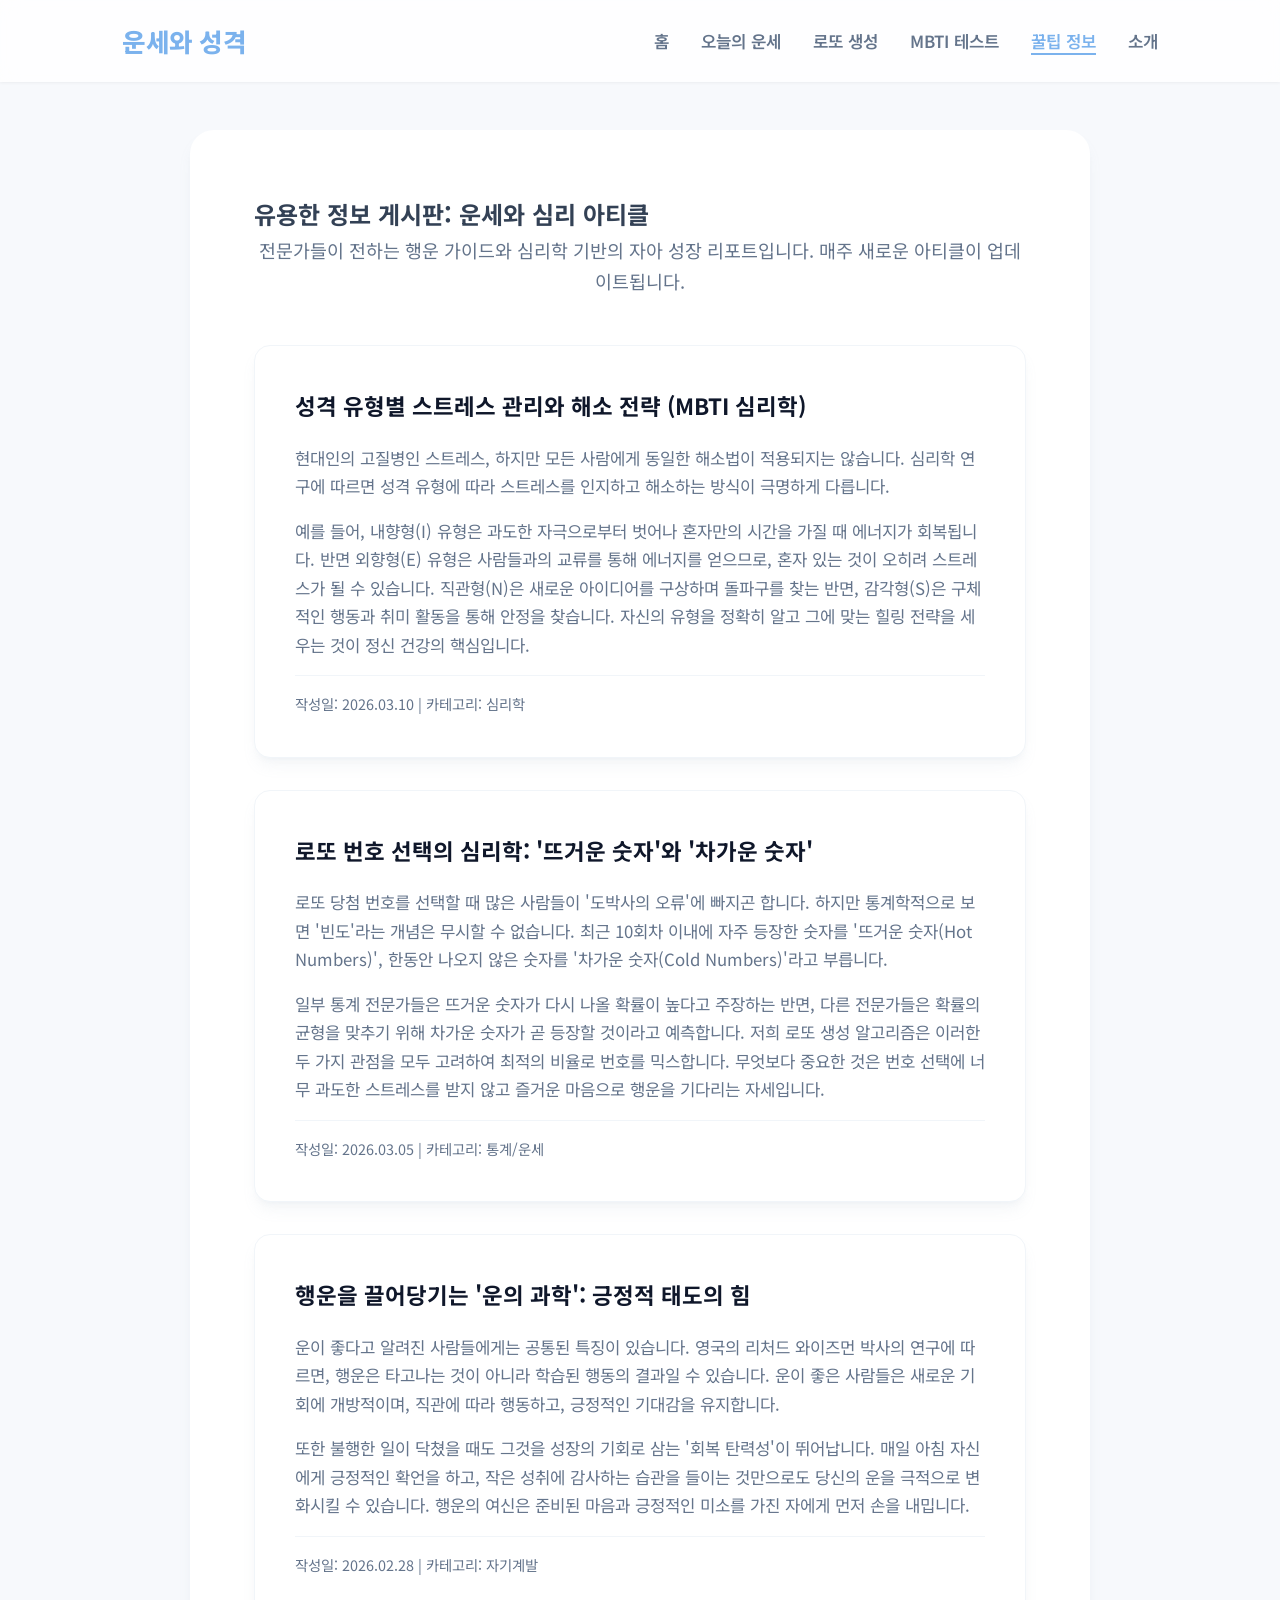
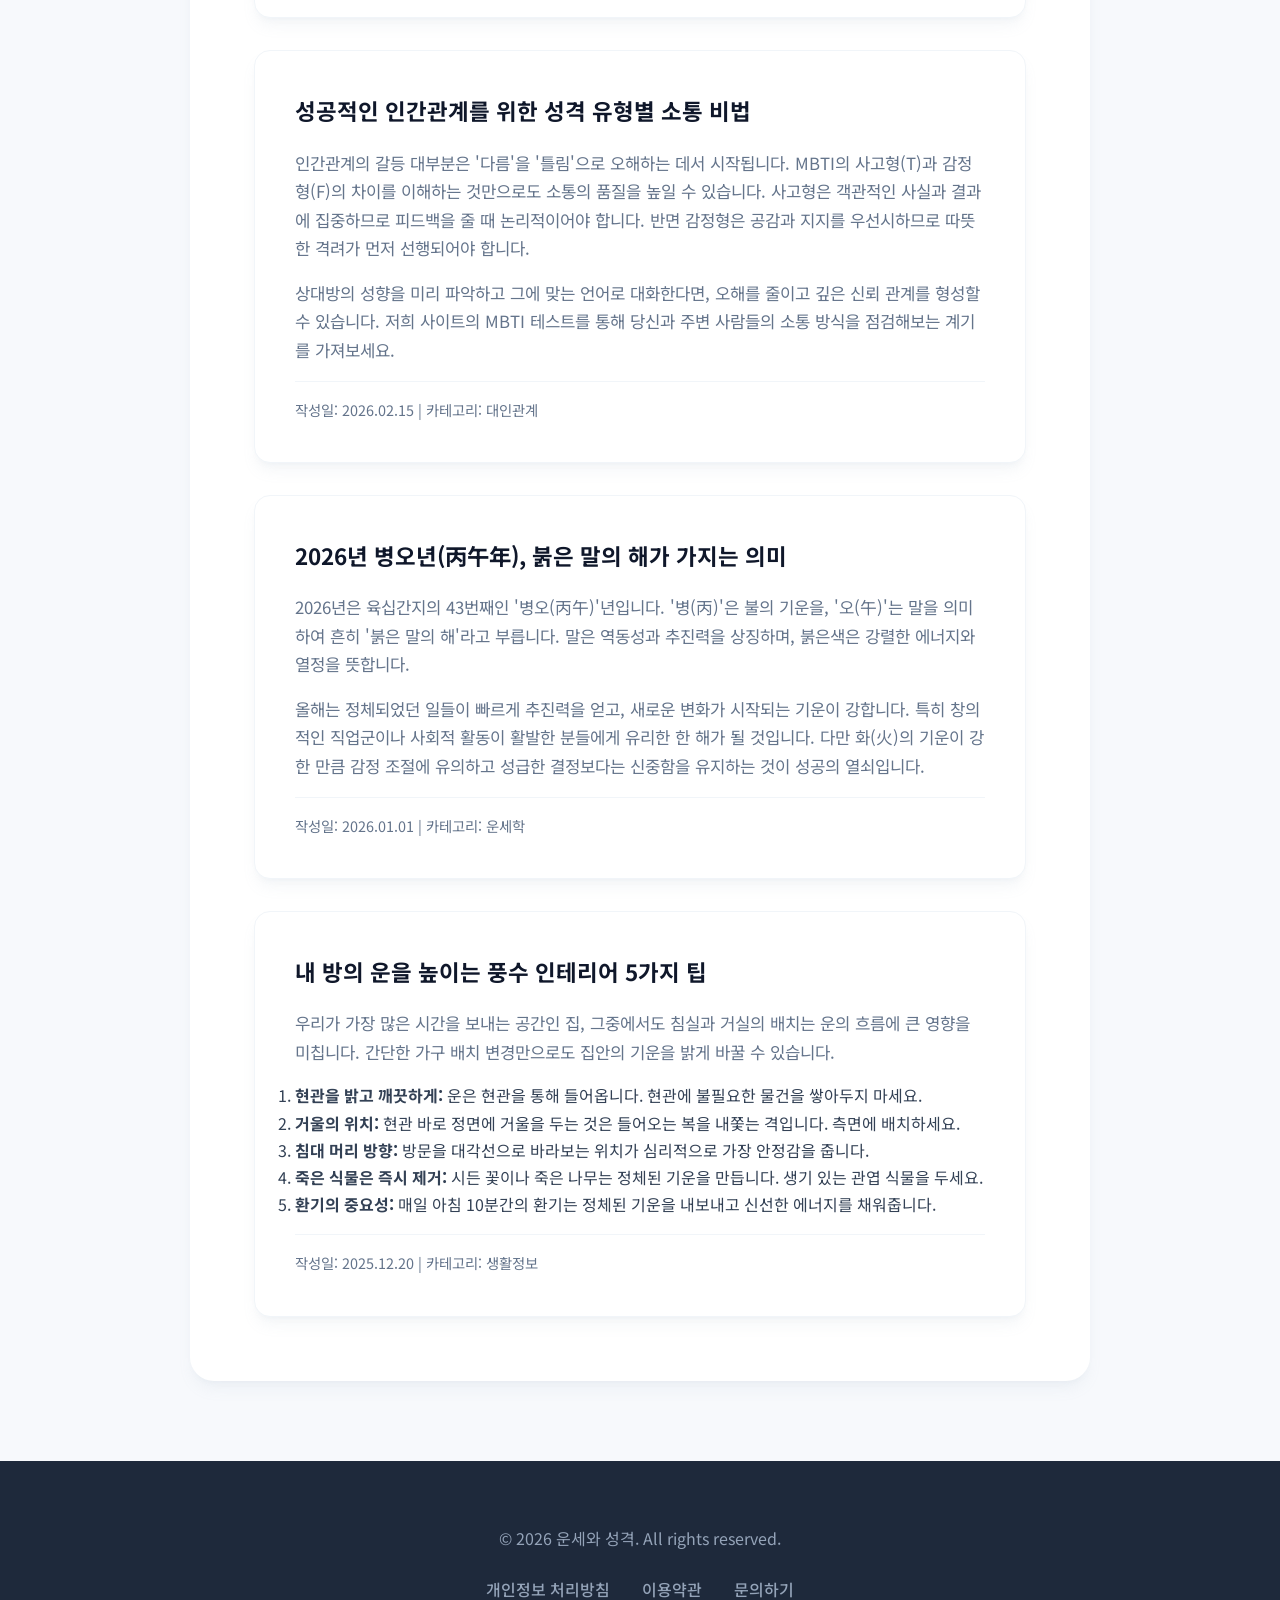
<file: tips.html>
<!DOCTYPE html>
<html lang="ko">
<head>
    <meta charset="UTF-8">
    <meta name="viewport" content="width=device-width, initial-scale=1.0">
    <title>운세와 심리 전문 아티클 - 운세와 성격 꿀팁</title>
    <meta name="description" content="성격 유형별 스트레스 관리, 로또 번호 선택의 통계학, 행운을 부르는 긍정적인 태도 등 실생활에 유용한 운세와 심리 관련 전문 정보를 제공합니다.">
    <link rel="stylesheet" href="style.css">
    <link rel="preconnect" href="https://fonts.googleapis.com">
    <link rel="preconnect" href="https://fonts.gstatic.com" crossorigin>
    <link href="https://fonts.googleapis.com/css2?family=Noto+Sans+KR:wght@300;400;700&display=swap" rel="stylesheet">
    <script async src="https://pagead2.googlesyndication.com/pagead/js/adsbygoogle.js?client=ca-pub-7086281720678002" crossorigin="anonymous"></script>
</head>
<body>
    <header>
        <nav class="nav-container">
            <div class="logo"><a href="index.html" style="text-decoration:none; color:inherit;">운세와 성격</a></div>
            <ul class="nav-links">
                <li><a href="index.html">홈</a></li>
                <li><a href="fortune.html">오늘의 운세</a></li>
                <li><a href="lotto.html">로또 생성</a></li>
                <li><a href="mbti.html">MBTI 테스트</a></li>
                <li><a href="tips.html" class="active">꿀팁 정보</a></li>
                <li><a href="about.html">소개</a></li>
            </ul>
        </nav>
    </header>

    <main>
        <section id="tips" class="content-section">
            <div class="container blog-container">
                <h1>유용한 정보 게시판: 운세와 심리 아티클</h1>
                <p class="section-desc">전문가들이 전하는 행운 가이드와 심리학 기반의 자아 성장 리포트입니다. 매주 새로운 아티클이 업데이트됩니다.</p>
                
                <div class="article-list">
                    <article class="post card">
                        <h3>성격 유형별 스트레스 관리와 해소 전략 (MBTI 심리학)</h3>
                        <p>현대인의 고질병인 스트레스, 하지만 모든 사람에게 동일한 해소법이 적용되지는 않습니다. 심리학 연구에 따르면 성격 유형에 따라 스트레스를 인지하고 해소하는 방식이 극명하게 다릅니다.</p>
                        <p>예를 들어, 내향형(I) 유형은 과도한 자극으로부터 벗어나 혼자만의 시간을 가질 때 에너지가 회복됩니다. 반면 외향형(E) 유형은 사람들과의 교류를 통해 에너지를 얻으므로, 혼자 있는 것이 오히려 스트레스가 될 수 있습니다. 직관형(N)은 새로운 아이디어를 구상하며 돌파구를 찾는 반면, 감각형(S)은 구체적인 행동과 취미 활동을 통해 안정을 찾습니다. 자신의 유형을 정확히 알고 그에 맞는 힐링 전략을 세우는 것이 정신 건강의 핵심입니다.</p>
                        <div class="post-meta">작성일: 2026.03.10 | 카테고리: 심리학</div>
                    </article>

                    <article class="post card">
                        <h3>로또 번호 선택의 심리학: '뜨거운 숫자'와 '차가운 숫자'</h3>
                        <p>로또 당첨 번호를 선택할 때 많은 사람들이 '도박사의 오류'에 빠지곤 합니다. 하지만 통계학적으로 보면 '빈도'라는 개념은 무시할 수 없습니다. 최근 10회차 이내에 자주 등장한 숫자를 '뜨거운 숫자(Hot Numbers)', 한동안 나오지 않은 숫자를 '차가운 숫자(Cold Numbers)'라고 부릅니다.</p>
                        <p>일부 통계 전문가들은 뜨거운 숫자가 다시 나올 확률이 높다고 주장하는 반면, 다른 전문가들은 확률의 균형을 맞추기 위해 차가운 숫자가 곧 등장할 것이라고 예측합니다. 저희 로또 생성 알고리즘은 이러한 두 가지 관점을 모두 고려하여 최적의 비율로 번호를 믹스합니다. 무엇보다 중요한 것은 번호 선택에 너무 과도한 스트레스를 받지 않고 즐거운 마음으로 행운을 기다리는 자세입니다.</p>
                        <div class="post-meta">작성일: 2026.03.05 | 카테고리: 통계/운세</div>
                    </article>

                    <article class="post card">
                        <h3>행운을 끌어당기는 '운의 과학': 긍정적 태도의 힘</h3>
                        <p>운이 좋다고 알려진 사람들에게는 공통된 특징이 있습니다. 영국의 리처드 와이즈먼 박사의 연구에 따르면, 행운은 타고나는 것이 아니라 학습된 행동의 결과일 수 있습니다. 운이 좋은 사람들은 새로운 기회에 개방적이며, 직관에 따라 행동하고, 긍정적인 기대감을 유지합니다.</p>
                        <p>또한 불행한 일이 닥쳤을 때도 그것을 성장의 기회로 삼는 '회복 탄력성'이 뛰어납니다. 매일 아침 자신에게 긍정적인 확언을 하고, 작은 성취에 감사하는 습관을 들이는 것만으로도 당신의 운을 극적으로 변화시킬 수 있습니다. 행운의 여신은 준비된 마음과 긍정적인 미소를 가진 자에게 먼저 손을 내밉니다.</p>
                        <div class="post-meta">작성일: 2026.02.28 | 카테고리: 자기계발</div>
                    </article>

                    <article class="post card">
                        <h3>성공적인 인간관계를 위한 성격 유형별 소통 비법</h3>
                        <p>인간관계의 갈등 대부분은 '다름'을 '틀림'으로 오해하는 데서 시작됩니다. MBTI의 사고형(T)과 감정형(F)의 차이를 이해하는 것만으로도 소통의 품질을 높일 수 있습니다. 사고형은 객관적인 사실과 결과에 집중하므로 피드백을 줄 때 논리적이어야 합니다. 반면 감정형은 공감과 지지를 우선시하므로 따뜻한 격려가 먼저 선행되어야 합니다.</p>
                        <p>상대방의 성향을 미리 파악하고 그에 맞는 언어로 대화한다면, 오해를 줄이고 깊은 신뢰 관계를 형성할 수 있습니다. 저희 사이트의 MBTI 테스트를 통해 당신과 주변 사람들의 소통 방식을 점검해보는 계기를 가져보세요.</p>
                        <div class="post-meta">작성일: 2026.02.15 | 카테고리: 대인관계</div>
                    </article>

                    <!-- 추가 아티클 1 -->
                    <article class="post card">
                        <h3>2026년 병오년(丙午年), 붉은 말의 해가 가지는 의미</h3>
                        <p>2026년은 육십간지의 43번째인 '병오(丙午)'년입니다. '병(丙)'은 불의 기운을, '오(午)'는 말을 의미하여 흔히 '붉은 말의 해'라고 부릅니다. 말은 역동성과 추진력을 상징하며, 붉은색은 강렬한 에너지와 열정을 뜻합니다.</p>
                        <p>올해는 정체되었던 일들이 빠르게 추진력을 얻고, 새로운 변화가 시작되는 기운이 강합니다. 특히 창의적인 직업군이나 사회적 활동이 활발한 분들에게 유리한 한 해가 될 것입니다. 다만 화(火)의 기운이 강한 만큼 감정 조절에 유의하고 성급한 결정보다는 신중함을 유지하는 것이 성공의 열쇠입니다.</p>
                        <div class="post-meta">작성일: 2026.01.01 | 카테고리: 운세학</div>
                    </article>

                    <!-- 추가 아티클 2 -->
                    <article class="post card">
                        <h3>내 방의 운을 높이는 풍수 인테리어 5가지 팁</h3>
                        <p>우리가 가장 많은 시간을 보내는 공간인 집, 그중에서도 침실과 거실의 배치는 운의 흐름에 큰 영향을 미칩니다. 간단한 가구 배치 변경만으로도 집안의 기운을 밝게 바꿀 수 있습니다.</p>
                        <ol>
                            <li><strong>현관을 밝고 깨끗하게:</strong> 운은 현관을 통해 들어옵니다. 현관에 불필요한 물건을 쌓아두지 마세요.</li>
                            <li><strong>거울의 위치:</strong> 현관 바로 정면에 거울을 두는 것은 들어오는 복을 내쫓는 격입니다. 측면에 배치하세요.</li>
                            <li><strong>침대 머리 방향:</strong> 방문을 대각선으로 바라보는 위치가 심리적으로 가장 안정감을 줍니다.</li>
                            <li><strong>죽은 식물은 즉시 제거:</strong> 시든 꽃이나 죽은 나무는 정체된 기운을 만듭니다. 생기 있는 관엽 식물을 두세요.</li>
                            <li><strong>환기의 중요성:</strong> 매일 아침 10분간의 환기는 정체된 기운을 내보내고 신선한 에너지를 채워줍니다.</li>
                        </ol>
                        <div class="post-meta">작성일: 2025.12.20 | 카테고리: 생활정보</div>
                    </article>
                </div>
            </div>
        </section>
    </main>

    <footer>
        <div class="footer-content">
            <p>&copy; 2026 운세와 성격. All rights reserved.</p>
            <ul class="footer-links">
                <li><a href="privacy.html">개인정보 처리방침</a></li>
                <li><a href="about.html">이용약관</a></li>
                <li><a href="about.html">문의하기</a></li>
            </ul>
        </div>
    </footer>

    <script src="main.js"></script>
</body>
</html>
</file>
<file: style.css>
:root {
    /* Soft Pastel Palette */
    --primary-color: #7BB2ED;    /* Soft Sky Blue */
    --secondary-color: #98D8C8;  /* Soft Mint */
    --accent-color: #FFB7B2;     /* Soft Coral/Pink */
    --bg-color: #F7F9FC;         /* Very Light Pastel Blue Grey */
    --card-bg: #FFFFFF;
    --text-color: #334155;       /* Slate Grey for better readability */
    --text-muted: #64748B;
    --white: #ffffff;
    --shadow: 0 10px 15px -3px rgba(148, 163, 184, 0.1), 0 4px 6px -4px rgba(148, 163, 184, 0.1);
    --border-radius: 16px;
    --transition: all 0.3s cubic-bezier(0.4, 0, 0.2, 1);
}

* {
    box-sizing: border-box;
    margin: 0;
    padding: 0;
}

body {
    font-family: 'Noto Sans KR', sans-serif;
    line-height: 1.7;
    color: var(--text-color);
    background-color: var(--bg-color);
}

header {
    background-color: rgba(255, 255, 255, 0.8);
    backdrop-filter: blur(10px);
    box-shadow: 0 1px 3px rgba(0,0,0,0.05);
    padding: 1.2rem 0;
    position: sticky;
    top: 0;
    z-index: 1000;
}

.nav-container {
    max-width: 1100px;
    margin: 0 auto;
    display: flex;
    justify-content: space-between;
    align-items: center;
    padding: 0 2rem;
}

.logo {
    font-size: 1.6rem;
    font-weight: 800;
    color: var(--primary-color);
    letter-spacing: -0.5px;
}

.nav-links {
    display: flex;
    list-style: none;
    gap: 2rem;
}

.nav-links a {
    text-decoration: none;
    color: var(--text-muted);
    font-weight: 600;
    font-size: 1.05rem;
    transition: var(--transition);
}

.nav-links a.active {
    color: var(--primary-color);
    border-bottom: 2px solid var(--primary-color);
}

/* Landing Page Specifics */
.hero-section {
    margin-bottom: 4rem;
}

.card-icon {
    font-size: 3rem;
    margin-bottom: 1.5rem;
    display: block;
}

.card-link {
    display: inline-block;
    margin-top: 1.5rem;
    color: var(--primary-color);
    text-decoration: none;
    font-weight: 700;
    transition: var(--transition);
}

.card-link:hover {
    transform: translateX(5px);
}

.feature-list {
    list-style: none;
    margin: 1.5rem 0;
}

.feature-list li {
    margin-bottom: 0.8rem;
    padding-left: 1.5rem;
    position: relative;
}

.feature-list li::before {
    content: '✓';
    position: absolute;
    left: 0;
    color: var(--secondary-color);
    font-weight: bold;
}

/* Blog/Tips Section */
.article-list {
    display: grid;
    gap: 2rem;
}

.post.card {
    text-align: left;
    padding: 2.5rem;
}

.post h3 {
    color: #1E293B;
    font-size: 1.6rem;
    margin-bottom: 1rem;
}

.post p {
    margin-bottom: 1rem;
}

.post-meta {
    font-size: 0.9rem;
    color: var(--text-muted);
    border-top: 1px solid #F1F5F9;
    padding-top: 1rem;
    margin-top: 1rem;
}

.tip-grid {
    display: grid;
    grid-template-columns: repeat(auto-fit, minmax(200px, 1fr));
    gap: 1.5rem;
    margin-top: 2rem;
}

.tip-item {
    background: #F8FAFC;
    padding: 1.5rem;
    border-radius: 12px;
    border: 1px solid #E2E8F0;
}

.tip-item h4 {
    color: var(--primary-color);
    margin-bottom: 0.8rem;
}

.mbti-grid {
    display: grid;
    grid-template-columns: repeat(auto-fit, minmax(150px, 1fr));
    gap: 1rem;
    margin-top: 1.5rem;
}

.mbti-grid-item {
    background: #F0F7FF;
    padding: 1rem;
    border-radius: 10px;
    text-align: center;
}

.mbti-grid-item strong {
    display: block;
    color: var(--primary-color);
    font-size: 1.2rem;
}

.mbti-grid-item p {
    font-size: 0.85rem;
    margin: 0;
}

main {
    max-width: 1100px;
    margin: 3rem auto;
    padding: 0 1.5rem;
    min-height: 80vh;
}

.content-section {
    animation: fadeIn 0.6s ease-out;
}

@keyframes fadeIn {
    from { opacity: 0; transform: translateY(15px); }
    to { opacity: 1; transform: translateY(0); }
}

/* Hero Section */
.hero {
    text-align: center;
    padding: 5rem 2rem;
    background: linear-gradient(135deg, #E0F2FE 0%, #F0F9FF 100%);
    color: var(--text-color);
    border-radius: 24px;
    margin-bottom: 4rem;
    border: 1px solid rgba(186, 230, 253, 0.5);
}

.hero h1 {
    font-size: 2.8rem;
    margin-bottom: 1.5rem;
    color: #0C4A6E;
    font-weight: 800;
    line-height: 1.2;
}

.hero p {
    font-size: 1.25rem;
    max-width: 800px;
    margin: 0 auto 2.5rem;
    color: #334155;
    opacity: 0.9;
}

.hero-btns {
    display: flex;
    justify-content: center;
    gap: 1.2rem;
    flex-wrap: wrap;
}

.btn {
    padding: 1rem 2.5rem;
    border-radius: 50px;
    text-decoration: none;
    font-weight: 700;
    font-size: 1.1rem;
    transition: var(--transition);
    display: inline-block;
    cursor: pointer;
    border: none;
    box-shadow: 0 4px 6px -1px rgba(0, 0, 0, 0.1);
}

.btn.primary {
    background-color: var(--primary-color);
    color: var(--white);
}

.btn.primary:hover {
    background-color: #6496D1;
    transform: translateY(-3px);
    box-shadow: 0 10px 15px -3px rgba(123, 178, 237, 0.4);
}

.btn.secondary {
    background-color: var(--white);
    color: var(--primary-color);
    border: 2px solid var(--primary-color);
}

.btn.secondary:hover {
    background-color: #F0F7FF;
    transform: translateY(-3px);
}

/* Info Cards */
.info-cards {
    display: grid;
    grid-template-columns: repeat(auto-fit, minmax(260px, 1fr));
    gap: 2.5rem;
    margin-bottom: 4rem;
}

.card {
    background: var(--card-bg);
    padding: 2.5rem;
    border-radius: var(--border-radius);
    box-shadow: var(--shadow);
    text-align: center;
    transition: var(--transition);
    border: 1px solid #F1F5F9;
}

.card:hover {
    transform: translateY(-5px);
    box-shadow: 0 20px 25px -5px rgba(148, 163, 184, 0.15);
}

.card h3 {
    margin-bottom: 1.2rem;
    color: #0F172A;
    font-size: 1.4rem;
    font-weight: 700;
}

.card p {
    color: var(--text-muted);
    font-size: 1.05rem;
}

/* Sections General */
.container, .mbti-container {
    background: var(--card-bg);
    padding: 4rem;
    border-radius: 24px;
    box-shadow: var(--shadow);
    max-width: 900px;
    margin: 0 auto;
}

h2 {
    font-size: 2.2rem;
    text-align: center;
    margin-bottom: 1rem;
    color: #0F172A;
}

.section-desc {
    text-align: center;
    color: var(--text-muted);
    margin-bottom: 3rem;
    font-size: 1.15rem;
}

/* Fortune Input Group */
.fortune-input-group {
    text-align: center;
    margin-bottom: 4rem;
    padding: 3rem;
    background: #F8FAFC;
    border-radius: 24px;
    border: 1px solid #E2E8F0;
}

.fortune-input-group label {
    font-size: 1.2rem;
    color: #1E293B;
}

.birth-inputs-container {
    display: flex;
    justify-content: center;
    gap: 1.5rem;
    margin-bottom: 3rem;
    flex-wrap: wrap;
}

.input-field {
    display: flex;
    align-items: center;
    gap: 0.8rem;
}

.input-field input {
    padding: 1.1rem;
    border: 2px solid #E2E8F0;
    border-radius: 14px;
    font-size: 1.3rem;
    text-align: center;
    outline: none;
    transition: var(--transition);
    background: #fff;
    font-weight: 700;
    color: #0F172A;
}

#birth-year { width: 130px; }
#birth-month, #birth-day { width: 95px; }

.input-field input:focus {
    border-color: var(--primary-color);
    box-shadow: 0 0 0 4px rgba(123, 178, 237, 0.15);
}

.input-field span {
    font-weight: 700;
    color: #64748B;
    font-size: 1.2rem;
}

/* Tabs Styling */
.tabs-container {
    margin-top: 4rem;
}

.tabs-header {
    display: flex;
    justify-content: center;
    gap: 0.8rem;
    margin-bottom: 3rem;
    border-bottom: 2px solid #F1F5F9;
    padding-bottom: 0.8rem;
}

.tab-btn {
    padding: 1rem 2rem;
    border: none;
    background: none;
    font-size: 1.15rem;
    font-weight: 700;
    color: #94A3B8;
    cursor: pointer;
    transition: var(--transition);
    border-radius: 12px;
}

.tab-btn.active {
    color: var(--primary-color);
    background-color: #F0F7FF;
}

.tab-btn:hover:not(.active) {
    color: #475569;
    background-color: #F8FAFC;
}

.tab-content {
    display: none;
}

.tab-content.active {
    display: block;
    animation: fadeIn 0.6s ease-out;
}

/* Fortune Results Styling */
.tab-section-title {
    text-align: center;
    font-size: 2rem;
    color: #0F172A;
    margin-bottom: 2rem;
    font-weight: 800;
}

.fortune-card {
    background: var(--white);
    padding: 4rem;
    border-radius: 24px;
    box-shadow: 0 20px 40px rgba(148, 163, 184, 0.1);
    border: 1px solid #F1F5F9;
}

#fortune-title, #yearly-title, #zodiac-name {
    font-size: 1.8rem;
    color: var(--primary-color);
    margin-bottom: 1.5rem;
    font-weight: 800;
}

#fortune-text, .fortune-main-text {
    font-size: 1.2rem;
    line-height: 2;
    color: #334155;
    margin-bottom: 3rem;
    text-align: center;
}

.fortune-scores {
    display: grid;
    grid-template-columns: repeat(auto-fit, minmax(140px, 1fr));
    gap: 2rem;
    background: #F8FAFC;
    padding: 2.5rem;
    border-radius: 20px;
    margin-bottom: 3rem;
}

.score-item span:first-child {
    font-size: 1rem;
    font-weight: 700;
    color: #64748B;
}

.score-item span:last-child {
    font-size: 1.5rem;
    color: #F59E0B; /* Golden star color */
}

.lucky-items {
    display: flex;
    justify-content: space-around;
    background: #F0FDF4; /* Very light pastel green */
    padding: 2rem;
    border-radius: 16px;
    border: 1px solid #DCFCE7;
    flex-wrap: wrap;
    gap: 1.5rem;
}

.item strong {
    color: #166534;
}

.animal-info {
    text-align: center;
    margin-bottom: 2rem;
    font-weight: 700;
    color: #0369A1;
    font-size: 1.2rem;
    background: #F0F9FF;
    padding: 0.8rem;
    border-radius: 10px;
}

.yearly-details {
    display: grid;
    grid-template-columns: 1fr 1fr;
    gap: 2rem;
}

.detail-box {
    padding: 2rem;
    border-radius: 18px;
    box-shadow: 0 4px 6px -1px rgba(0, 0, 0, 0.05);
}

.detail-box.money {
    background: #FFFBEB;
    border: 1px solid #FEF3C7;
}

.detail-box.love {
    background: #FFF1F2;
    border: 1px solid #FFE4E6;
}

.detail-box h4 {
    margin-bottom: 1rem;
    font-size: 1.25rem;
    font-weight: 700;
}

.detail-box.money h4 { color: #92400E; }
.detail-box.love h4 { color: #9F1239; }

/* MBTI Question Styling */
.question {
    margin-bottom: 2.5rem;
    padding: 2rem;
    background: #F8FAFC;
    border-radius: 16px;
    border: 1px solid #F1F5F9;
}

.question p {
    font-weight: 800;
    font-size: 1.2rem;
    margin-bottom: 1.5rem;
    color: #0F172A;
}

.question label {
    display: block;
    padding: 1.2rem 1.5rem;
    background: #fff;
    border-radius: 12px;
    margin-bottom: 0.8rem;
    cursor: pointer;
    transition: var(--transition);
    border: 2px solid transparent;
}

.question label:hover {
    background: #F0F7FF;
    border-color: #E0F2FE;
}

.question input:checked + label {
    border-color: var(--primary-color);
    background-color: #F0F7FF;
}

/* MBTI Progress Bar */
.mbti-progress-container {
    width: 100%;
    background-color: #E2E8F0;
    border-radius: 50px;
    height: 12px;
    margin-bottom: 1.5rem;
    position: relative;
    overflow: hidden;
}

.mbti-progress-bar {
    height: 100%;
    background: linear-gradient(90deg, var(--primary-color), var(--secondary-color));
    width: 0%;
    transition: width 0.4s ease-in-out;
}

#mbti-progress-text {
    display: block;
    text-align: right;
    font-size: 0.9rem;
    color: var(--text-muted);
    font-weight: 700;
    margin-bottom: 2rem;
}

/* MBTI Question Visibility */
#mbti-questions .question {
    display: none;
}

#mbti-questions .question.active {
    display: block;
    animation: fadeIn 0.5s ease-out;
}

/* MBTI Navigation Buttons */
.mbti-navigation-btns .btn {
    min-width: 140px;
}

#mbti-submit-btn {
    background-color: var(--primary-color);
    color: var(--white);
    padding: 1rem 2.5rem;
    font-size: 1.1rem;
    border-radius: 50px;
    cursor: pointer;
    border: none;
    transition: var(--transition);
    font-weight: 700;
}

#mbti-submit-btn:hover {
    background-color: #6496D1;
    transform: translateY(-2px);
}

/* Lotto Numbers Styling */
.numbers-container {
    display: flex !important;
    flex-direction: column !important;
    align-items: center !important;
    gap: 1.5rem !important;
    margin: 2rem 0 !important;
    width: 100% !important;
}

.number-set {
    display: flex !important;
    flex-direction: row !important; /* Forces horizontal */
    align-items: center !important;
    gap: 1.5rem !important;
    background: #F8FAFC !important;
    padding: 1.2rem 2rem !important;
    border-radius: 60px !important;
    box-shadow: inset 0 2px 4px rgba(148, 163, 184, 0.05) !important;
    width: 100% !important;
    max-width: 650px !important;
    justify-content: flex-start !important;
    border: 1px solid #EDF2F7 !important;
}

.set-label {
    font-weight: 800 !important;
    color: var(--primary-color) !important;
    min-width: 70px !important;
    font-size: 1.1rem !important;
    white-space: nowrap !important;
}

.balls-container {
    display: flex !important;
    flex-direction: row !important; /* Forces horizontal */
    gap: 0.8rem !important;
    flex-wrap: nowrap !important;
    justify-content: flex-start !important;
    align-items: center !important;
    overflow-x: auto !important; /* Allow scrolling if too wide */
    padding: 0.5rem 0 !important;
}

.number {
    width: 48px !important;
    height: 48px !important;
    border-radius: 50% !important;
    display: flex !important;
    justify-content: center !important;
    align-items: center !important;
    font-size: 1.2rem !important;
    font-weight: 800 !important;
    color: var(--white) !important;
    box-shadow: 0 4px 6px rgba(0,0,0,0.1) !important;
    border: 2px solid rgba(255,255,255,0.2) !important;
    flex-shrink: 0 !important;
}

@media (max-width: 600px) {
    .number-set {
        padding: 1rem 1.5rem !important;
        gap: 1rem !important;
    }
    .set-label {
        min-width: 60px !important;
        font-size: 0.95rem !important;
    }
    .balls-container {
        gap: 0.5rem !important;
    }
    .number {
        width: 42px !important;
        height: 42px !important;
        font-size: 1.1rem !important;
    }
}

/* Footer */
footer {
    background: #1E293B;
    color: #94A3B8;
    padding: 4rem 0;
    margin-top: 5rem;
    text-align: center;
}

.footer-content {
    max-width: 1100px;
    margin: 0 auto;
    padding: 0 2rem;
}

.footer-links {
    display: flex;
    justify-content: center;
    list-style: none;
    gap: 2rem;
    margin-top: 1.5rem;
    flex-wrap: wrap;
}

.footer-links a {
    color: #94A3B8; /* Grey color */
    text-decoration: none; /* Remove underline */
    font-weight: 500;
    transition: var(--transition);
}

.footer-links a:hover {
    color: var(--white);
}

@media (max-width: 768px) {
    .nav-links { display: none; }
    .hero h1 { font-size: 2.2rem; }
    .container, .mbti-container { padding: 2rem; }
    .yearly-details { grid-template-columns: 1fr; }
    .fortune-card { padding: 2rem; }
    .fortune-scores { grid-template-columns: 1fr 1fr; padding: 1.5rem; }
}
</file>
